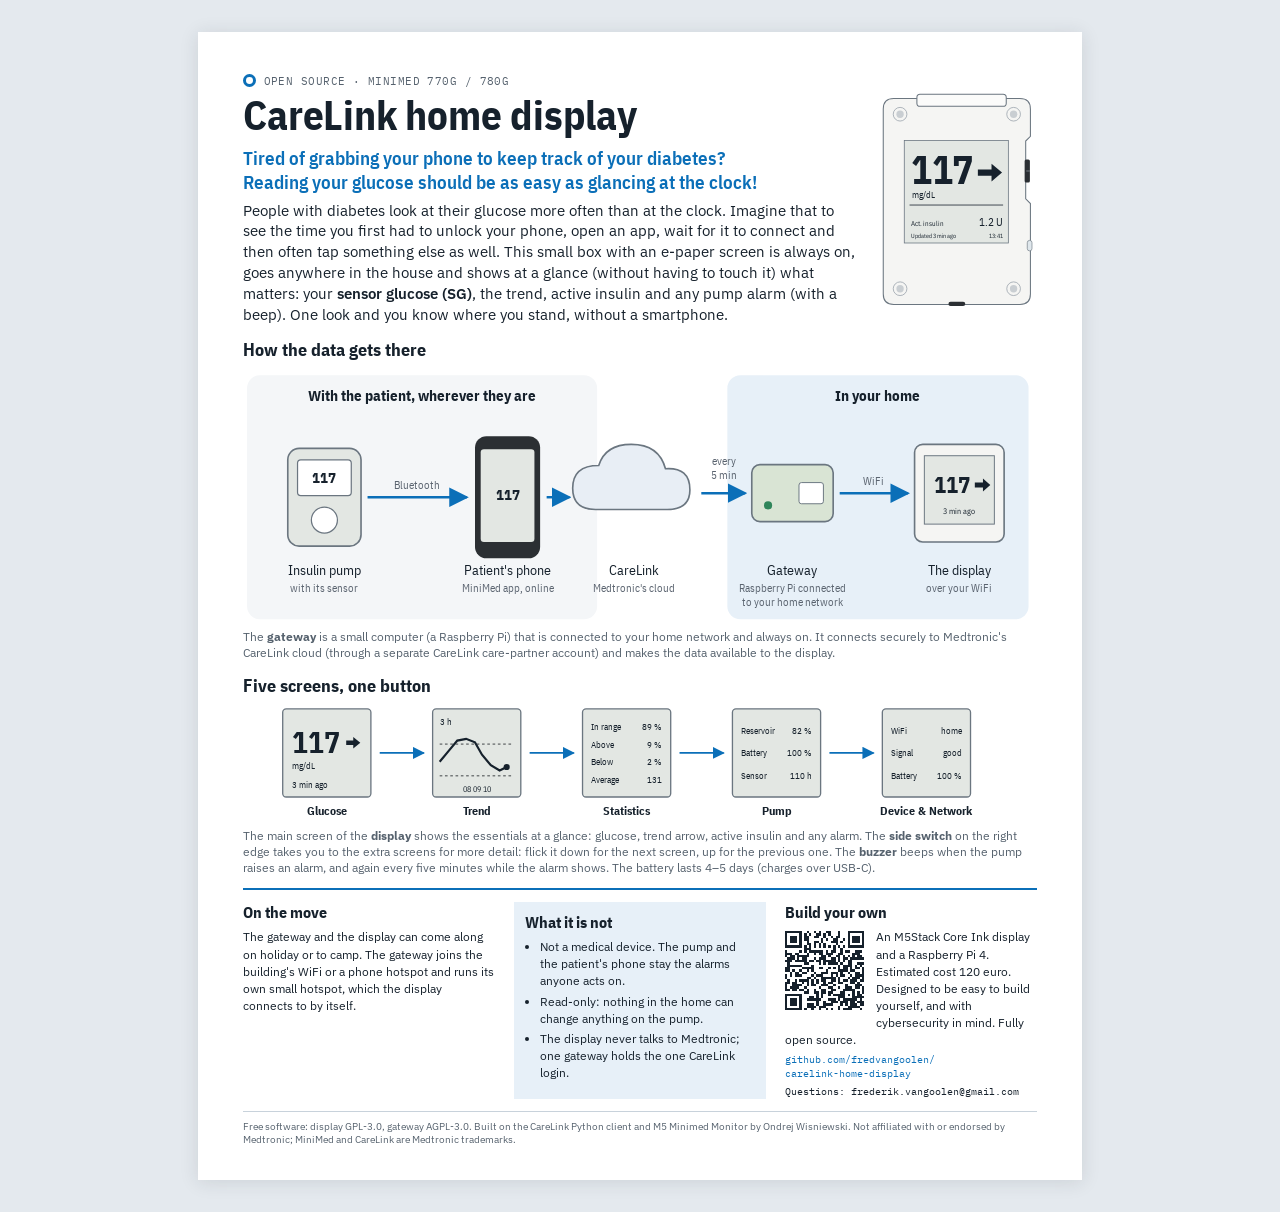
<file: docs/handout/carelink-handout-en.html>
<!doctype html>
<html lang="en">
<head>
<meta charset="utf-8">
<meta name="viewport" content="width=device-width, initial-scale=1">
<title>CareLink Home Display</title>
<link rel="preconnect" href="https://fonts.googleapis.com">
<link rel="stylesheet" href="https://fonts.googleapis.com/css2?family=IBM+Plex+Mono:wght@500&family=IBM+Plex+Sans+Condensed:wght@400;600;700&family=IBM+Plex+Sans:ital,wght@0,400;0,600;1,400&display=swap">
<style>
/* A device datasheet more than a web page: Plex condensed heads, Plex text,
   Plex Mono for labels; one blue, the blue circle's.
   Layout: one A4 sheet, read top to bottom: what it is, how the numbers travel,
   the five screens, then three columns of practicalities. Paper only,
   so one light palette by choice. */
:root {
  --paper: #ffffff;
  --ground: #e4e9ee;      /* around the sheet on screen */
  --ink: #16212c;
  --muted: #56626e;
  --accent: #0b6fb8;      /* the blue of the blue circle, the symbol for diabetes */
  --tint: #e7f0f8;
  --rule: #c8d2db;
  --f-display: "IBM Plex Sans Condensed", "Arial Narrow", Arial, sans-serif;
  --f-body: "IBM Plex Sans", Arial, sans-serif;
  --f-mono: "IBM Plex Mono", "Courier New", monospace;
  color-scheme: light;
}
@page { size: A4; margin: 0; }
body { background: var(--ground); color: var(--ink); font-family: var(--f-body);
       padding-left: max(16px, env(safe-area-inset-left, 0px)); padding-right: max(16px, env(safe-area-inset-right, 0px));
       padding-block: 24px; }
.sheet { background: var(--paper); max-width: 210mm; margin: 0 auto; padding: 11mm 12mm 9mm;
         box-shadow: 0 2px 18px rgb(31 41 51 / .12); display: flex; flex-direction: column; gap: 3.2mm; }
.sheet > * { flex-shrink: 0; }
@media print {
  body { background: var(--paper); padding: 0; }
  .sheet { box-shadow: none; width: 210mm; height: 297mm; max-width: none; overflow: hidden; }
}
h1, h2 { font-family: var(--f-display); margin: 0; text-wrap: balance; }
p { margin: 0; }
svg { display: block; width: 100%; height: auto; }
/* The drawings were measured in Helvetica; the condensed Plex fits their spacing. */
svg text { font-family: var(--f-display); }

header { display: grid; grid-template-columns: 1fr auto; gap: 6mm; align-items: center; }
.eyebrow { font-family: var(--f-mono); font-size: 8.4pt; letter-spacing: .04em; text-transform: uppercase; color: var(--muted);
           display: flex; align-items: center; gap: 2mm; }
.eyebrow::before { content: ""; width: 3.4mm; height: 3.4mm; border-radius: 50%; border: .95mm solid var(--accent); box-sizing: border-box; }
h1 { font-size: 31pt; font-weight: 700; line-height: 1; letter-spacing: -.005em; margin-block: 1.8mm 2.6mm; }
.lede { font-size: 11pt; line-height: 1.42; max-width: 68ch; text-wrap: pretty; }
.lede b { font-weight: 600; }
.hook { font-family: var(--f-display); font-weight: 600; font-size: 14.5pt; line-height: 1.25; color: var(--accent);
        margin-bottom: 1.8mm; text-wrap: balance; }
.clock { width: 30mm; height: auto; }

h2 { font-size: 13.5pt; font-weight: 700; display: flex; align-items: baseline; gap: 2.5mm; flex-wrap: wrap; }
h2 span { font-family: var(--f-mono); font-size: 7.6pt; font-weight: 500; color: var(--muted); }
section { display: flex; flex-direction: column; gap: 1.6mm; min-width: 0; }

.device { display: grid; grid-template-columns: 1fr; gap: 1mm; }
.flow svg { max-width: none; margin-inline: auto; }
header svg.hand { width: 42mm; }
.legend { display: flex; flex-direction: column; gap: 3mm; font-size: 10pt; line-height: 1.38; }
.legend h3 { font-family: var(--f-display); font-size: 11pt; font-weight: 600; margin: 0 0 .6mm; display: flex; gap: 2mm; align-items: center; }
.badge { display: inline-grid; place-items: center; width: 5.2mm; height: 5.2mm; border-radius: 50%;
         background: var(--accent); color: var(--paper); font-family: var(--f-body); font-size: 8.5pt; font-weight: 700; }
.legend ul { margin: 0; padding: 0; list-style: none; display: flex; flex-direction: column; gap: .6mm; }
.legend li::before { content: "\25B8\00a0"; color: var(--accent); }
.screens-note { font-size: 9pt; color: var(--muted); line-height: 1.35; }

.cols { display: grid; grid-template-columns: repeat(3, 1fr); gap: 5mm; border-top: 2.2px solid var(--accent); padding-top: 3.2mm; }
.cols h2 { font-size: 12pt; }
.cols p, .cols li { font-size: 9.3pt; line-height: 1.38; }
.cols ul { margin: 0; padding-left: 4mm; display: flex; flex-direction: column; gap: .8mm; }
.safety { background: var(--tint); padding: 2.6mm 3mm; }
/* text flows round the code; the links go below it, the mail address is too long beside it */
.code svg { float: left; width: 21mm; margin: .8mm 3mm 1mm 0; }
.code .links { clear: left; }
.url span { display: inline-block; }
.url { display: block; margin-top: 1.2mm; font-family: var(--f-mono); font-size: 7.6pt; color: var(--accent); }

.contact { display: block; margin-top: 1.2mm; font-family: var(--f-mono); font-size: 7.6pt; }
footer { margin-top: auto; font-size: 7.4pt; color: var(--muted); line-height: 1.35; border-top: 1px solid var(--rule); padding-top: 2mm; }

@media (max-width: 640px) {
  .sheet { padding: 6mm 5mm; }
  header { grid-template-columns: 1fr; }
  header img { width: 40mm; }
  .cols { grid-template-columns: 1fr; }
}
</style>
<!-- One-page A4 handout. The drawings are copied from docs/img/ (display-controls*.svg,
     manual-how-it-works*.svg) and recoloured to the handout's blue: #c2410c -> #0b6fb8,
     #fdf3ec -> #e7f0f8, #1f2933 -> #16212c. After changing those, copy them in again.
     PDF: google-chrome --headless=new --no-pdf-header-footer \
            --print-to-pdf=carelink-handout-en.pdf carelink-handout-en.html
     Check that it is still one page. -->
</head>
<body>
<article class="sheet">
  <header>
    <div>
      <p class="eyebrow">Open source &middot; MiniMed 770G / 780G</p>
      <h1>CareLink home display</h1>
      <p class="hook">Tired of grabbing your phone to keep track of your diabetes? Reading your glucose should be as easy as glancing at the clock!</p>
      <p class="lede">People with diabetes look at their glucose more often than at the clock. Imagine that to see the
      time you first had to unlock your phone, open an app, wait for it to connect and then often tap something else as well.
      This small box with an e-paper screen is always on, goes anywhere in the house and shows at a glance (without having to
      touch it) what matters: your <b>sensor glucose (SG)</b>, the trend, active insulin and any pump alarm (with a beep).
      One look and you know where you stand, without a smartphone.</p>
    </div>
    <svg class="hand" viewBox="350 102 302 422" role="img" aria-label="The display: an M5Stack Core Ink showing 117 mg/dL, with the side switch on its right edge.">
  

  <defs>
    <marker id="arrow" viewBox="0 0 10 10" refX="9" refY="5" markerWidth="7" markerHeight="7" orient="auto">
      <path d="M0 0 L10 5 L0 10 z" fill="#0b6fb8"/>
    </marker>
    <g id="mini">
      <rect width="100" height="100" rx="4" fill="#e3e7e3" stroke="#6b7680" stroke-width="1.5"/>
    </g>
  </defs>

  <rect width="1000" height="820" fill="#ffffff"/>

  <!-- ============================================================ device -->
  <!-- body, with the recess on the right that holds the switch (from level
       with the screen's top to about its middle): the wheel stays inside the
       body's outline. The power button sits lower, level with the screen's
       bottom edge -->
  <path d="M380 120 H620 Q640 120 640 140 V192 L631 201 V311 L640 320 V492
           Q640 512 620 512 H380 Q360 512 360 492 V140 Q360 120 380 120 Z"
        fill="#f5f5f3" stroke="#6b7680" stroke-width="2"/>
  <!-- top button -->
  <rect x="424" y="112" width="170" height="23" rx="6" fill="#fbfbfa" stroke="#6b7680" stroke-width="2"/>
  <!-- mounting holes -->
  <g fill="#f5f5f3" stroke="#9aa3ab" stroke-width="1.5">
    <circle cx="392" cy="150" r="13"/><circle cx="608" cy="150" r="13"/>
    <circle cx="392" cy="482" r="13"/><circle cx="608" cy="482" r="13"/>
  </g>
  <g fill="#c9ced2">
    <circle cx="392" cy="150" r="7"/><circle cx="608" cy="150" r="7"/>
    <circle cx="392" cy="482" r="7"/><circle cx="608" cy="482" r="7"/>
  </g>
  <!-- side switch and power button -->
  <rect x="629" y="236" width="10" height="44" rx="3" fill="#2b2f33"/>
  <path d="M632 258 H639" stroke="#8a939b" stroke-width="1.5"/>
  <rect x="634" y="390" width="9" height="20" rx="4.5" fill="#dfe7ec" stroke="#6b7680" stroke-width="1.2"/>
  <!-- USB-C socket on the underside -->
  <rect x="484" y="507" width="32" height="8" rx="4" fill="#2b2f33"/>

  <!-- screen -->
  <rect x="400" y="200" width="198" height="195" fill="#e3e7e3" stroke="#6b7680" stroke-width="1.5"/>
  <g fill="#16212c">
    <text x="412" y="282" font-size="76" font-weight="bold" letter-spacing="-2">117</text>
    <path d="M540 255 h26 v-11 l20 17 l-20 17 v-11 h-26 z"/>
    <text x="414" y="310" font-size="17">mg/dL</text>
    <rect x="410" y="322" width="178" height="1.5"/>
    <text x="412" y="362" font-size="13">Act. insulin</text>
    <text x="588" y="362" font-size="20" text-anchor="end">1.2 U</text>
    <text x="412" y="385" font-size="11.5">Updated 3 min ago</text>
    <text x="588" y="385" font-size="11.5" text-anchor="end">13:41</text>
  </g>

  <!-- ============================================== markers on the drawing -->
  <g stroke="#0b6fb8" stroke-width="1.5" fill="none">
    
    
    
    
    
  </g>
  
  <g font-size="13" font-weight="bold" text-anchor="middle">
    <g fill="#0b6fb8">
      
      
      
    </g>
    <g fill="#ffffff">
      
      
      
    </g>
  </g>

  <!-- ===================================================== the five screens -->
  <rect x="30" y="612" width="940" height="1" fill="#d5dade"/>
  <text x="30" y="642" font-size="16" font-weight="bold" fill="#16212c">The five screens, in the order the side switch steps through them</text>

  <g font-size="10.5" fill="#16212c">
    <g transform="translate(105 662)">
      <use href="#mini"/>
      <text x="10" y="50" font-size="34" font-weight="bold">117</text>
      <path d="M72 36 h8 v-4 l8 6.500 l-8 6.500 v-4 h-8 z"/>
      <text x="10" y="68">mg/dL</text>
      <text x="10" y="90">3 min ago</text>
    </g>
    <g transform="translate(275 662)">
      <use href="#mini"/>
      <text x="8" y="18">3 h</text>
      <path d="M8 40 H92 M8 76 H92" stroke="#2b2f33" stroke-width="1" stroke-dasharray="3 3"/>
      <polyline points="8,60 18,48 28,36 38,34 48,38 56,52 66,64 76,70 84,66" fill="none" stroke="#16212c" stroke-width="2.5"/>
      <circle cx="84" cy="66" r="3.5" fill="#16212c"/>
      <text x="50" y="94" text-anchor="middle" font-size="9">08   09   10</text>
    </g>
    <g transform="translate(445 662)">
      <use href="#mini"/>
      <text x="10" y="24">In range</text><text x="90" y="24" text-anchor="end">89 %</text>
      <text x="10" y="44">Above</text><text x="90" y="44" text-anchor="end">9 %</text>
      <text x="10" y="64">Below</text><text x="90" y="64" text-anchor="end">2 %</text>
      <text x="10" y="84">Average</text><text x="90" y="84" text-anchor="end">131</text>
    </g>
    <g transform="translate(615 662)">
      <use href="#mini"/>
      <text x="10" y="28">Reservoir</text><text x="90" y="28" text-anchor="end">82 %</text>
      <text x="10" y="54">Battery</text><text x="90" y="54" text-anchor="end">100 %</text>
      <text x="10" y="80">Sensor</text><text x="90" y="80" text-anchor="end">110 h</text>
    </g>
    <g transform="translate(785 662)">
      <use href="#mini"/>
      <text x="10" y="28">WiFi</text><text x="90" y="28" text-anchor="end">home</text>
      <text x="10" y="54">Signal</text><text x="90" y="54" text-anchor="end">good</text>
      <text x="10" y="80">Battery</text><text x="90" y="80" text-anchor="end">100 %</text>
    </g>
  </g>

  <g stroke="#0b6fb8" stroke-width="2" fill="none" marker-end="url(#arrow)">
    <path d="M215 712 H265"/><path d="M385 712 H435"/><path d="M555 712 H605"/><path d="M725 712 H775"/>
  </g>

  <g font-size="13.5" font-weight="bold" fill="#16212c" text-anchor="middle">
    <text x="155" y="782">Glucose</text>
    <text x="325" y="782">Trend</text>
    <text x="495" y="782">Statistics</text>
    <text x="665" y="782">Pump</text>
    <text x="835" y="782">Device &amp; Network</text>
  </g>
  <text x="500" y="806" font-size="12.5" fill="#4b5560" text-anchor="middle">Flick down follows the arrows, flick up goes back; after the last screen comes the first. At the next reading the display returns to Glucose by itself.</text>
</svg>
  </header>

  <section class="flow">
    <h2>How the data gets there</h2>
    <svg viewBox="15 30 975 315" role="img" aria-label="The pump sends its readings by Bluetooth to the patient's phone, the phone to Medtronic's CareLink, and a Raspberry Pi in the home fetches them every five minutes and passes them to the display over WiFi.">
  

  <defs>
    <marker id="hw-a" viewBox="0 0 10 10" refX="9" refY="5" markerWidth="8" markerHeight="8" orient="auto">
      <path d="M0 0 L10 5 L0 10 z" fill="#0b6fb8"/>
    </marker>
  </defs>

  <rect width="1000" height="400" fill="#ffffff"/>

  <!-- two zones -->
  <rect x="20" y="40" width="430" height="300" rx="16" fill="#f4f6f8"/>
  <text x="235" y="72" font-size="18" font-weight="bold" fill="#16212c" text-anchor="middle">With the patient, wherever they are</text>
  <rect x="610" y="40" width="370" height="300" rx="16" fill="#e7f0f8"/>
  <text x="795" y="72" font-size="18" font-weight="bold" fill="#16212c" text-anchor="middle">In your home</text>

  <!-- pump -->
  <g transform="translate(70 130)">
    <rect x="0" y="0" width="90" height="120" rx="14" fill="#e3e7e3" stroke="#6b7680" stroke-width="2"/>
    <rect x="12" y="14" width="66" height="44" rx="4" fill="#ffffff" stroke="#6b7680" stroke-width="1.5"/>
    <text x="45" y="43" font-size="18" font-weight="bold" fill="#16212c" text-anchor="middle">117</text>
    <circle cx="45" cy="88" r="16" fill="#ffffff" stroke="#6b7680" stroke-width="1.5"/>
  </g>
  <text x="115" y="285" font-size="17" fill="#16212c" text-anchor="middle">Insulin pump</text>
  <text x="115" y="306" font-size="14" fill="#5b6470" text-anchor="middle">with its sensor</text>

  <!-- phone -->
  <g transform="translate(300 115)">
    <rect x="0" y="0" width="80" height="150" rx="14" fill="#2b2f33"/>
    <rect x="7" y="16" width="66" height="114" rx="4" fill="#e3e7e3"/>
    <text x="40" y="78" font-size="18" font-weight="bold" fill="#16212c" text-anchor="middle">117</text>
  </g>
  <text x="340" y="285" font-size="17" fill="#16212c" text-anchor="middle">Patient's phone</text>
  <text x="340" y="306" font-size="14" fill="#5b6470" text-anchor="middle">MiniMed app, online</text>

  <path d="M168 190 H290" stroke="#0b6fb8" stroke-width="3" fill="none" marker-end="url(#hw-a)"/>
  <text x="229" y="180" font-size="14" fill="#5b6470" text-anchor="middle">Bluetooth</text>

  <!-- cloud -->
  <path transform="translate(-30 0)" d="M478 205 q-28 0 -28 -26 q0 -28 32 -28 q8 -26 40 -26 q34 0 42 30 q30 -2 30 26 q0 24 -28 24 z"
        fill="#e8eef5" stroke="#6b7680" stroke-width="2"/>
  <text x="495" y="285" font-size="17" fill="#16212c" text-anchor="middle">CareLink</text>
  <text x="495" y="306" font-size="14" fill="#5b6470" text-anchor="middle">Medtronic's cloud</text>

  <path d="M388 190 H416" stroke="#0b6fb8" stroke-width="3" fill="none" marker-end="url(#hw-a)"/>

  <!-- Pi -->
  <g transform="translate(640 150)">
    <rect x="0" y="0" width="100" height="70" rx="10" fill="#d9e4d4" stroke="#6b7680" stroke-width="2"/>
    <circle cx="20" cy="50" r="5" fill="#2f855a"/>
    <rect x="58" y="22" width="30" height="26" rx="3" fill="#ffffff" stroke="#6b7680" stroke-width="1.2"/>
  </g>
  <text x="690" y="285" font-size="17" fill="#16212c" text-anchor="middle">Gateway</text>
  <text x="690" y="306" font-size="14" fill="#5b6470" text-anchor="middle">Raspberry Pi connected</text>
  <text x="690" y="324" font-size="14" fill="#5b6470" text-anchor="middle">to your home network</text>

  <path d="M578 185 H632" stroke="#0b6fb8" stroke-width="3" fill="none" marker-end="url(#hw-a)"/>
  <text x="606" y="151" font-size="13" fill="#5b6470" text-anchor="middle">every</text>
  <text x="606" y="167" font-size="13" fill="#5b6470" text-anchor="middle">5 min</text>

  <!-- display -->
  <g transform="translate(840 125)">
    <rect x="0" y="0" width="110" height="120" rx="10" fill="#f5f5f3" stroke="#6b7680" stroke-width="2"/>
    <rect x="12" y="14" width="86" height="84" fill="#e3e7e3" stroke="#6b7680" stroke-width="1.2"/>
    <text x="46" y="60" font-size="28" font-weight="bold" fill="#16212c" text-anchor="middle">117</text>
    <path d="M74 47 h10 v-5 l9 8 l-9 8 v-5 h-10 z" fill="#16212c"/>
    <text x="55" y="86" font-size="10" fill="#16212c" text-anchor="middle">3 min ago</text>
  </g>
  <text x="895" y="285" font-size="17" fill="#16212c" text-anchor="middle">The display</text>
  <text x="895" y="306" font-size="14" fill="#5b6470" text-anchor="middle">over your WiFi</text>

  <path d="M748 185 H832" stroke="#0b6fb8" stroke-width="3" fill="none" marker-end="url(#hw-a)"/>
  <text x="790" y="175" font-size="14" fill="#5b6470" text-anchor="middle">WiFi</text>

</svg>
    <p class="screens-note">The <b>gateway</b> is a small computer (a Raspberry Pi) that is connected to your home network and always on. It connects securely to Medtronic's CareLink cloud (through a separate CareLink care-partner account) and makes the data available to the display.</p>
  </section>

  <section class="device">
    <h2>Five screens, one button</h2>
    <svg viewBox="60 652 900 140" role="img" aria-label="Its five screens: Glucose, Trend over the last three hours, Statistics for 24 hours, Pump, and Device and Network.">
  

  <defs>
    <marker id="arrow" viewBox="0 0 10 10" refX="9" refY="5" markerWidth="7" markerHeight="7" orient="auto">
      <path d="M0 0 L10 5 L0 10 z" fill="#0b6fb8"/>
    </marker>
    <g id="mini">
      <rect width="100" height="100" rx="4" fill="#e3e7e3" stroke="#6b7680" stroke-width="1.5"/>
    </g>
  </defs>

  <rect width="1000" height="820" fill="#ffffff"/>

  <!-- ============================================================ device -->
  <!-- body, with the recess on the right that holds the switch (from level
       with the screen's top to about its middle): the wheel stays inside the
       body's outline. The power button sits lower, level with the screen's
       bottom edge -->
  <path d="M380 120 H620 Q640 120 640 140 V192 L631 201 V311 L640 320 V492
           Q640 512 620 512 H380 Q360 512 360 492 V140 Q360 120 380 120 Z"
        fill="#f5f5f3" stroke="#6b7680" stroke-width="2"/>
  <!-- top button -->
  <rect x="424" y="112" width="170" height="23" rx="6" fill="#fbfbfa" stroke="#6b7680" stroke-width="2"/>
  <!-- mounting holes -->
  <g fill="#f5f5f3" stroke="#9aa3ab" stroke-width="1.5">
    <circle cx="392" cy="150" r="13"/><circle cx="608" cy="150" r="13"/>
    <circle cx="392" cy="482" r="13"/><circle cx="608" cy="482" r="13"/>
  </g>
  <g fill="#c9ced2">
    <circle cx="392" cy="150" r="7"/><circle cx="608" cy="150" r="7"/>
    <circle cx="392" cy="482" r="7"/><circle cx="608" cy="482" r="7"/>
  </g>
  <!-- side switch and power button -->
  <rect x="629" y="236" width="10" height="44" rx="3" fill="#2b2f33"/>
  <path d="M632 258 H639" stroke="#8a939b" stroke-width="1.5"/>
  <rect x="634" y="390" width="9" height="20" rx="4.5" fill="#dfe7ec" stroke="#6b7680" stroke-width="1.2"/>
  <!-- USB-C socket on the underside -->
  <rect x="484" y="507" width="32" height="8" rx="4" fill="#2b2f33"/>

  <!-- screen -->
  <rect x="400" y="200" width="198" height="195" fill="#e3e7e3" stroke="#6b7680" stroke-width="1.5"/>
  <g fill="#16212c">
    <text x="412" y="282" font-size="76" font-weight="bold" letter-spacing="-2">117</text>
    <path d="M540 255 h26 v-11 l20 17 l-20 17 v-11 h-26 z"/>
    <text x="414" y="310" font-size="17">mg/dL</text>
    <rect x="410" y="322" width="178" height="1.5"/>
    <text x="412" y="362" font-size="13">Act. insulin</text>
    <text x="588" y="362" font-size="20" text-anchor="end">1.2 U</text>
    <text x="412" y="385" font-size="11.5">Updated 3 min ago</text>
    <text x="588" y="385" font-size="11.5" text-anchor="end">13:41</text>
  </g>

  <!-- ============================================== markers on the drawing -->
  <g stroke="#0b6fb8" stroke-width="1.5" fill="none">
    <path d="M643 258 H661"/>
    <path d="M645 400 H661"/>
    
    
    
  </g>
  
  <g font-size="13" font-weight="bold" text-anchor="middle">
    <g fill="#0b6fb8">
      <circle cx="672" cy="258" r="11"/><circle cx="672" cy="400" r="11"/>
      
      
    </g>
    <g fill="#ffffff">
      <text x="672" y="262.5">1</text><text x="672" y="404.5">2</text>
      
      
    </g>
  </g>

  <!-- ====================================================== legend, right -->
  <g fill="#16212c" font-size="13.5">
    <circle cx="726" cy="145" r="11" fill="#0b6fb8"/>
    <text x="726" y="149.500" font-size="13" font-weight="bold" fill="#ffffff" text-anchor="middle">1</text>
    <text x="746" y="150" font-size="16" font-weight="bold">Side switch</text>
    <text x="746" y="172" fill="#4b5560">The only control you need.</text>
    <path d="M748 188 h10 l-5 8 z" fill="#0b6fb8"/>
    <text x="766" y="197"><tspan font-weight="bold">Flick down:</tspan> next screen</text>
    <path d="M748 218 h10 l-5 -8 z" fill="#0b6fb8"/>
    <text x="766" y="219"><tspan font-weight="bold">Flick up:</tspan> previous screen</text>
    <circle cx="753" cy="236" r="4.5" fill="#0b6fb8"/>
    <text x="766" y="241"><tspan font-weight="bold">Press in:</tspan> not for daily use</text>

    <circle cx="726" cy="295" r="11" fill="#0b6fb8"/>
    <text x="726" y="299.500" font-size="13" font-weight="bold" fill="#ffffff" text-anchor="middle">2</text>
    <text x="746" y="300" font-size="16" font-weight="bold">Power button</text>
    <text x="746" y="322" fill="#4b5560">Starts the display again after it</text>
    <text x="746" y="340" fill="#4b5560">was stopped with the reset button</text>
    <text x="746" y="358" fill="#4b5560">or has switched off: press briefly.</text>
  </g>

  <!-- ======================================================= legend, left -->
  <g fill="#16212c" font-size="13.5">
    <circle cx="41" cy="95" r="11" fill="#0b6fb8"/>
    <text x="41" y="99.500" font-size="13" font-weight="bold" fill="#ffffff" text-anchor="middle">3</text>
    <text x="61" y="100" font-size="16" font-weight="bold">Top button</text>
    <text x="61" y="122" fill="#4b5560">Not used.</text>

    <circle cx="41" cy="175" r="11" fill="#0b6fb8"/>
    <text x="41" y="179.500" font-size="13" font-weight="bold" fill="#ffffff" text-anchor="middle">4</text>
    <text x="61" y="180" font-size="16" font-weight="bold">Screen</text>
    <text x="61" y="202" fill="#4b5560">Keeps its last picture even with</text>
    <text x="61" y="220" fill="#4b5560">no power. Look at the time on it:</text>
    <text x="61" y="238" fill="#4b5560">it should be a few minutes old.</text>

    <circle cx="41" cy="291" r="11" fill="#0b6fb8"/>
    <text x="41" y="295.500" font-size="13" font-weight="bold" fill="#ffffff" text-anchor="middle">5</text>
    <text x="61" y="296" font-size="16" font-weight="bold">USB-C socket</text>
    <text x="61" y="318" fill="#4b5560">On the underside. Power: use the</text>
    <text x="61" y="336" fill="#4b5560">adapter, not a computer's USB port.</text>

    <circle cx="41" cy="389" r="11" fill="#0b6fb8"/>
    <text x="41" y="393.500" font-size="13" font-weight="bold" fill="#ffffff" text-anchor="middle">6</text>
    <text x="61" y="394" font-size="16" font-weight="bold">Reset button</text>
    <text x="61" y="416" fill="#4b5560">A small button on the back. It</text>
    <text x="61" y="434" fill="#4b5560">stops the display. On the cable it</text>
    <text x="61" y="452" fill="#4b5560">starts again by itself; without</text>
    <text x="61" y="470" fill="#4b5560">the cable, button 2 starts it again.</text>
  </g>
  <!-- small back view -->
  <g>
    <rect x="62" y="488" width="60" height="84" rx="6" fill="#f5f5f3" stroke="#6b7680" stroke-width="1.5"/>
    <circle cx="92" cy="552" r="4" fill="#2b2f33"/>
    <path d="M97 552 H137" stroke="#0b6fb8" stroke-width="1.5"/>
    <circle cx="148" cy="552" r="11" fill="#0b6fb8"/>
    <text x="148" y="556.500" font-size="13" font-weight="bold" fill="#ffffff" text-anchor="middle">6</text>
    <text x="92" y="590" font-size="12" fill="#4b5560" text-anchor="middle">back</text>
  </g>

  <!-- ===================================================== the five screens -->
  <rect x="30" y="612" width="940" height="1" fill="#d5dade"/>
  <text x="30" y="642" font-size="16" font-weight="bold" fill="#16212c">The five screens, in the order the side switch steps through them</text>

  <g font-size="10.5" fill="#16212c">
    <g transform="translate(105 662)">
      <use href="#mini"/>
      <text x="10" y="50" font-size="34" font-weight="bold">117</text>
      <path d="M72 36 h8 v-4 l8 6.500 l-8 6.500 v-4 h-8 z"/>
      <text x="10" y="68">mg/dL</text>
      <text x="10" y="90">3 min ago</text>
    </g>
    <g transform="translate(275 662)">
      <use href="#mini"/>
      <text x="8" y="18">3 h</text>
      <path d="M8 40 H92 M8 76 H92" stroke="#2b2f33" stroke-width="1" stroke-dasharray="3 3"/>
      <polyline points="8,60 18,48 28,36 38,34 48,38 56,52 66,64 76,70 84,66" fill="none" stroke="#16212c" stroke-width="2.5"/>
      <circle cx="84" cy="66" r="3.5" fill="#16212c"/>
      <text x="50" y="94" text-anchor="middle" font-size="9">08   09   10</text>
    </g>
    <g transform="translate(445 662)">
      <use href="#mini"/>
      <text x="10" y="24">In range</text><text x="90" y="24" text-anchor="end">89 %</text>
      <text x="10" y="44">Above</text><text x="90" y="44" text-anchor="end">9 %</text>
      <text x="10" y="64">Below</text><text x="90" y="64" text-anchor="end">2 %</text>
      <text x="10" y="84">Average</text><text x="90" y="84" text-anchor="end">131</text>
    </g>
    <g transform="translate(615 662)">
      <use href="#mini"/>
      <text x="10" y="28">Reservoir</text><text x="90" y="28" text-anchor="end">82 %</text>
      <text x="10" y="54">Battery</text><text x="90" y="54" text-anchor="end">100 %</text>
      <text x="10" y="80">Sensor</text><text x="90" y="80" text-anchor="end">110 h</text>
    </g>
    <g transform="translate(785 662)">
      <use href="#mini"/>
      <text x="10" y="28">WiFi</text><text x="90" y="28" text-anchor="end">home</text>
      <text x="10" y="54">Signal</text><text x="90" y="54" text-anchor="end">good</text>
      <text x="10" y="80">Battery</text><text x="90" y="80" text-anchor="end">100 %</text>
    </g>
  </g>

  <g stroke="#0b6fb8" stroke-width="2" fill="none" marker-end="url(#arrow)">
    <path d="M215 712 H265"/><path d="M385 712 H435"/><path d="M555 712 H605"/><path d="M725 712 H775"/>
  </g>

  <g font-size="13.5" font-weight="bold" fill="#16212c" text-anchor="middle">
    <text x="155" y="782">Glucose</text>
    <text x="325" y="782">Trend</text>
    <text x="495" y="782">Statistics</text>
    <text x="665" y="782">Pump</text>
    <text x="835" y="782">Device &amp; Network</text>
  </g>
  <text x="500" y="806" font-size="12.5" fill="#4b5560" text-anchor="middle">Flick down follows the arrows, flick up goes back; after the last screen comes the first. At the next reading the display returns to Glucose by itself.</text>
</svg>
    <p class="screens-note">The main screen of the <b>display</b> shows the essentials at a glance: glucose, trend arrow, active insulin and any alarm. The <b>side switch</b> on the right edge takes you to the extra screens for more detail: flick it down for the next screen, up for the previous one.
    The <b>buzzer</b> beeps when the pump raises an alarm, and again every five minutes while the alarm shows. The battery lasts 4&ndash;5 days (charges over USB-C).</p>
  </section>

  <div class="cols">
    <section>
      <h2>On the move</h2>
      <p>The gateway and the display can come along on holiday or to camp. The gateway joins the building's WiFi or a phone
      hotspot and runs its own small hotspot, which the display connects to by itself.</p>
    </section>
    <section class="safety">
      <h2>What it is not</h2>
      <ul>
        <li>Not a medical device. The pump and the patient's phone stay the alarms anyone acts on.</li>
        <li>Read-only: nothing in the home can change anything on the pump.</li>
        <li>The display never talks to Medtronic; one gateway holds the one CareLink login.</li>
      </ul>
    </section>
    <section>
      <h2>Build your own</h2>
      <div class="code"><svg viewBox="0 0 33 33" role="img" aria-label="QR code to the repository on GitHub" shape-rendering="crispEdges"><path d="M0 0h1v1h-1zM1 0h1v1h-1zM2 0h1v1h-1zM3 0h1v1h-1zM4 0h1v1h-1zM5 0h1v1h-1zM6 0h1v1h-1zM9 0h1v1h-1zM12 0h1v1h-1zM14 0h1v1h-1zM17 0h1v1h-1zM18 0h1v1h-1zM22 0h1v1h-1zM26 0h1v1h-1zM27 0h1v1h-1zM28 0h1v1h-1zM29 0h1v1h-1zM30 0h1v1h-1zM31 0h1v1h-1zM32 0h1v1h-1zM0 1h1v1h-1zM6 1h1v1h-1zM8 1h1v1h-1zM10 1h1v1h-1zM13 1h1v1h-1zM14 1h1v1h-1zM16 1h1v1h-1zM18 1h1v1h-1zM22 1h1v1h-1zM26 1h1v1h-1zM32 1h1v1h-1zM0 2h1v1h-1zM2 2h1v1h-1zM3 2h1v1h-1zM4 2h1v1h-1zM6 2h1v1h-1zM8 2h1v1h-1zM9 2h1v1h-1zM12 2h1v1h-1zM13 2h1v1h-1zM16 2h1v1h-1zM19 2h1v1h-1zM21 2h1v1h-1zM22 2h1v1h-1zM26 2h1v1h-1zM28 2h1v1h-1zM29 2h1v1h-1zM30 2h1v1h-1zM32 2h1v1h-1zM0 3h1v1h-1zM2 3h1v1h-1zM3 3h1v1h-1zM4 3h1v1h-1zM6 3h1v1h-1zM8 3h1v1h-1zM9 3h1v1h-1zM15 3h1v1h-1zM17 3h1v1h-1zM20 3h1v1h-1zM21 3h1v1h-1zM24 3h1v1h-1zM26 3h1v1h-1zM28 3h1v1h-1zM29 3h1v1h-1zM30 3h1v1h-1zM32 3h1v1h-1zM0 4h1v1h-1zM2 4h1v1h-1zM3 4h1v1h-1zM4 4h1v1h-1zM6 4h1v1h-1zM9 4h1v1h-1zM12 4h1v1h-1zM13 4h1v1h-1zM15 4h1v1h-1zM19 4h1v1h-1zM20 4h1v1h-1zM21 4h1v1h-1zM23 4h1v1h-1zM26 4h1v1h-1zM28 4h1v1h-1zM29 4h1v1h-1zM30 4h1v1h-1zM32 4h1v1h-1zM0 5h1v1h-1zM6 5h1v1h-1zM9 5h1v1h-1zM10 5h1v1h-1zM12 5h1v1h-1zM14 5h1v1h-1zM16 5h1v1h-1zM21 5h1v1h-1zM26 5h1v1h-1zM32 5h1v1h-1zM0 6h1v1h-1zM1 6h1v1h-1zM2 6h1v1h-1zM3 6h1v1h-1zM4 6h1v1h-1zM5 6h1v1h-1zM6 6h1v1h-1zM8 6h1v1h-1zM10 6h1v1h-1zM12 6h1v1h-1zM14 6h1v1h-1zM16 6h1v1h-1zM18 6h1v1h-1zM20 6h1v1h-1zM22 6h1v1h-1zM24 6h1v1h-1zM26 6h1v1h-1zM27 6h1v1h-1zM28 6h1v1h-1zM29 6h1v1h-1zM30 6h1v1h-1zM31 6h1v1h-1zM32 6h1v1h-1zM8 7h1v1h-1zM9 7h1v1h-1zM10 7h1v1h-1zM20 7h1v1h-1zM23 7h1v1h-1zM0 8h1v1h-1zM6 8h1v1h-1zM8 8h1v1h-1zM10 8h1v1h-1zM11 8h1v1h-1zM12 8h1v1h-1zM13 8h1v1h-1zM14 8h1v1h-1zM15 8h1v1h-1zM17 8h1v1h-1zM19 8h1v1h-1zM20 8h1v1h-1zM23 8h1v1h-1zM25 8h1v1h-1zM26 8h1v1h-1zM29 8h1v1h-1zM30 8h1v1h-1zM31 8h1v1h-1zM0 9h1v1h-1zM1 9h1v1h-1zM2 9h1v1h-1zM4 9h1v1h-1zM5 9h1v1h-1zM9 9h1v1h-1zM12 9h1v1h-1zM14 9h1v1h-1zM15 9h1v1h-1zM17 9h1v1h-1zM18 9h1v1h-1zM19 9h1v1h-1zM22 9h1v1h-1zM23 9h1v1h-1zM28 9h1v1h-1zM29 9h1v1h-1zM30 9h1v1h-1zM0 10h1v1h-1zM2 10h1v1h-1zM3 10h1v1h-1zM5 10h1v1h-1zM6 10h1v1h-1zM7 10h1v1h-1zM8 10h1v1h-1zM9 10h1v1h-1zM15 10h1v1h-1zM16 10h1v1h-1zM18 10h1v1h-1zM21 10h1v1h-1zM22 10h1v1h-1zM24 10h1v1h-1zM26 10h1v1h-1zM28 10h1v1h-1zM30 10h1v1h-1zM31 10h1v1h-1zM1 11h1v1h-1zM2 11h1v1h-1zM3 11h1v1h-1zM5 11h1v1h-1zM7 11h1v1h-1zM8 11h1v1h-1zM12 11h1v1h-1zM14 11h1v1h-1zM15 11h1v1h-1zM16 11h1v1h-1zM19 11h1v1h-1zM20 11h1v1h-1zM22 11h1v1h-1zM24 11h1v1h-1zM25 11h1v1h-1zM27 11h1v1h-1zM28 11h1v1h-1zM29 11h1v1h-1zM30 11h1v1h-1zM31 11h1v1h-1zM32 11h1v1h-1zM0 12h1v1h-1zM1 12h1v1h-1zM2 12h1v1h-1zM4 12h1v1h-1zM5 12h1v1h-1zM6 12h1v1h-1zM7 12h1v1h-1zM8 12h1v1h-1zM10 12h1v1h-1zM11 12h1v1h-1zM13 12h1v1h-1zM14 12h1v1h-1zM16 12h1v1h-1zM17 12h1v1h-1zM18 12h1v1h-1zM19 12h1v1h-1zM20 12h1v1h-1zM22 12h1v1h-1zM24 12h1v1h-1zM26 12h1v1h-1zM27 12h1v1h-1zM1 13h1v1h-1zM8 13h1v1h-1zM9 13h1v1h-1zM14 13h1v1h-1zM16 13h1v1h-1zM18 13h1v1h-1zM19 13h1v1h-1zM20 13h1v1h-1zM21 13h1v1h-1zM23 13h1v1h-1zM26 13h1v1h-1zM27 13h1v1h-1zM30 13h1v1h-1zM31 13h1v1h-1zM32 13h1v1h-1zM1 14h1v1h-1zM2 14h1v1h-1zM3 14h1v1h-1zM4 14h1v1h-1zM5 14h1v1h-1zM6 14h1v1h-1zM11 14h1v1h-1zM22 14h1v1h-1zM24 14h1v1h-1zM25 14h1v1h-1zM26 14h1v1h-1zM27 14h1v1h-1zM29 14h1v1h-1zM31 14h1v1h-1zM0 15h1v1h-1zM1 15h1v1h-1zM7 15h1v1h-1zM8 15h1v1h-1zM9 15h1v1h-1zM10 15h1v1h-1zM11 15h1v1h-1zM14 15h1v1h-1zM15 15h1v1h-1zM18 15h1v1h-1zM20 15h1v1h-1zM22 15h1v1h-1zM24 15h1v1h-1zM25 15h1v1h-1zM27 15h1v1h-1zM29 15h1v1h-1zM30 15h1v1h-1zM32 15h1v1h-1zM0 16h1v1h-1zM1 16h1v1h-1zM3 16h1v1h-1zM6 16h1v1h-1zM9 16h1v1h-1zM11 16h1v1h-1zM17 16h1v1h-1zM22 16h1v1h-1zM23 16h1v1h-1zM24 16h1v1h-1zM25 16h1v1h-1zM27 16h1v1h-1zM28 16h1v1h-1zM32 16h1v1h-1zM2 17h1v1h-1zM4 17h1v1h-1zM5 17h1v1h-1zM7 17h1v1h-1zM8 17h1v1h-1zM12 17h1v1h-1zM15 17h1v1h-1zM16 17h1v1h-1zM17 17h1v1h-1zM19 17h1v1h-1zM20 17h1v1h-1zM21 17h1v1h-1zM23 17h1v1h-1zM26 17h1v1h-1zM29 17h1v1h-1zM30 17h1v1h-1zM32 17h1v1h-1zM0 18h1v1h-1zM2 18h1v1h-1zM4 18h1v1h-1zM5 18h1v1h-1zM6 18h1v1h-1zM11 18h1v1h-1zM13 18h1v1h-1zM14 18h1v1h-1zM15 18h1v1h-1zM19 18h1v1h-1zM21 18h1v1h-1zM23 18h1v1h-1zM24 18h1v1h-1zM27 18h1v1h-1zM29 18h1v1h-1zM30 18h1v1h-1zM31 18h1v1h-1zM32 18h1v1h-1zM0 19h1v1h-1zM9 19h1v1h-1zM10 19h1v1h-1zM12 19h1v1h-1zM15 19h1v1h-1zM16 19h1v1h-1zM17 19h1v1h-1zM18 19h1v1h-1zM19 19h1v1h-1zM20 19h1v1h-1zM22 19h1v1h-1zM26 19h1v1h-1zM28 19h1v1h-1zM29 19h1v1h-1zM30 19h1v1h-1zM32 19h1v1h-1zM1 20h1v1h-1zM4 20h1v1h-1zM6 20h1v1h-1zM7 20h1v1h-1zM8 20h1v1h-1zM9 20h1v1h-1zM11 20h1v1h-1zM13 20h1v1h-1zM15 20h1v1h-1zM16 20h1v1h-1zM19 20h1v1h-1zM20 20h1v1h-1zM22 20h1v1h-1zM24 20h1v1h-1zM25 20h1v1h-1zM27 20h1v1h-1zM28 20h1v1h-1zM29 20h1v1h-1zM31 20h1v1h-1zM32 20h1v1h-1zM0 21h1v1h-1zM1 21h1v1h-1zM3 21h1v1h-1zM4 21h1v1h-1zM7 21h1v1h-1zM9 21h1v1h-1zM11 21h1v1h-1zM13 21h1v1h-1zM16 21h1v1h-1zM18 21h1v1h-1zM19 21h1v1h-1zM22 21h1v1h-1zM23 21h1v1h-1zM27 21h1v1h-1zM28 21h1v1h-1zM30 21h1v1h-1zM0 22h1v1h-1zM3 22h1v1h-1zM4 22h1v1h-1zM5 22h1v1h-1zM6 22h1v1h-1zM9 22h1v1h-1zM11 22h1v1h-1zM12 22h1v1h-1zM15 22h1v1h-1zM16 22h1v1h-1zM17 22h1v1h-1zM20 22h1v1h-1zM25 22h1v1h-1zM29 22h1v1h-1zM30 22h1v1h-1zM31 22h1v1h-1zM0 23h1v1h-1zM2 23h1v1h-1zM3 23h1v1h-1zM4 23h1v1h-1zM5 23h1v1h-1zM8 23h1v1h-1zM14 23h1v1h-1zM18 23h1v1h-1zM19 23h1v1h-1zM22 23h1v1h-1zM25 23h1v1h-1zM26 23h1v1h-1zM27 23h1v1h-1zM29 23h1v1h-1zM30 23h1v1h-1zM32 23h1v1h-1zM0 24h1v1h-1zM1 24h1v1h-1zM3 24h1v1h-1zM4 24h1v1h-1zM6 24h1v1h-1zM7 24h1v1h-1zM9 24h1v1h-1zM12 24h1v1h-1zM15 24h1v1h-1zM16 24h1v1h-1zM19 24h1v1h-1zM20 24h1v1h-1zM24 24h1v1h-1zM25 24h1v1h-1zM26 24h1v1h-1zM27 24h1v1h-1zM28 24h1v1h-1zM32 24h1v1h-1zM8 25h1v1h-1zM9 25h1v1h-1zM12 25h1v1h-1zM13 25h1v1h-1zM15 25h1v1h-1zM16 25h1v1h-1zM18 25h1v1h-1zM19 25h1v1h-1zM23 25h1v1h-1zM24 25h1v1h-1zM28 25h1v1h-1zM30 25h1v1h-1zM32 25h1v1h-1zM0 26h1v1h-1zM1 26h1v1h-1zM2 26h1v1h-1zM3 26h1v1h-1zM4 26h1v1h-1zM5 26h1v1h-1zM6 26h1v1h-1zM13 26h1v1h-1zM15 26h1v1h-1zM18 26h1v1h-1zM20 26h1v1h-1zM21 26h1v1h-1zM22 26h1v1h-1zM23 26h1v1h-1zM24 26h1v1h-1zM26 26h1v1h-1zM28 26h1v1h-1zM30 26h1v1h-1zM31 26h1v1h-1zM0 27h1v1h-1zM6 27h1v1h-1zM10 27h1v1h-1zM11 27h1v1h-1zM13 27h1v1h-1zM15 27h1v1h-1zM22 27h1v1h-1zM23 27h1v1h-1zM24 27h1v1h-1zM28 27h1v1h-1zM29 27h1v1h-1zM30 27h1v1h-1zM31 27h1v1h-1zM32 27h1v1h-1zM0 28h1v1h-1zM2 28h1v1h-1zM3 28h1v1h-1zM4 28h1v1h-1zM6 28h1v1h-1zM9 28h1v1h-1zM10 28h1v1h-1zM11 28h1v1h-1zM12 28h1v1h-1zM13 28h1v1h-1zM14 28h1v1h-1zM18 28h1v1h-1zM19 28h1v1h-1zM20 28h1v1h-1zM22 28h1v1h-1zM24 28h1v1h-1zM25 28h1v1h-1zM26 28h1v1h-1zM27 28h1v1h-1zM28 28h1v1h-1zM29 28h1v1h-1zM31 28h1v1h-1zM0 29h1v1h-1zM2 29h1v1h-1zM3 29h1v1h-1zM4 29h1v1h-1zM6 29h1v1h-1zM13 29h1v1h-1zM16 29h1v1h-1zM19 29h1v1h-1zM20 29h1v1h-1zM21 29h1v1h-1zM23 29h1v1h-1zM24 29h1v1h-1zM25 29h1v1h-1zM27 29h1v1h-1zM28 29h1v1h-1zM30 29h1v1h-1zM31 29h1v1h-1zM32 29h1v1h-1zM0 30h1v1h-1zM2 30h1v1h-1zM3 30h1v1h-1zM4 30h1v1h-1zM6 30h1v1h-1zM9 30h1v1h-1zM10 30h1v1h-1zM11 30h1v1h-1zM13 30h1v1h-1zM16 30h1v1h-1zM17 30h1v1h-1zM18 30h1v1h-1zM19 30h1v1h-1zM23 30h1v1h-1zM25 30h1v1h-1zM27 30h1v1h-1zM28 30h1v1h-1zM29 30h1v1h-1zM31 30h1v1h-1zM32 30h1v1h-1zM0 31h1v1h-1zM6 31h1v1h-1zM9 31h1v1h-1zM10 31h1v1h-1zM11 31h1v1h-1zM12 31h1v1h-1zM14 31h1v1h-1zM15 31h1v1h-1zM16 31h1v1h-1zM22 31h1v1h-1zM26 31h1v1h-1zM27 31h1v1h-1zM28 31h1v1h-1zM29 31h1v1h-1zM30 31h1v1h-1zM0 32h1v1h-1zM1 32h1v1h-1zM2 32h1v1h-1zM3 32h1v1h-1zM4 32h1v1h-1zM5 32h1v1h-1zM6 32h1v1h-1zM8 32h1v1h-1zM11 32h1v1h-1zM14 32h1v1h-1zM17 32h1v1h-1zM19 32h1v1h-1zM22 32h1v1h-1zM24 32h1v1h-1zM25 32h1v1h-1zM26 32h1v1h-1zM27 32h1v1h-1zM31 32h1v1h-1z" fill="#16212c"/></svg>
        <p>An M5Stack Core Ink display and a Raspberry Pi 4. Estimated
        cost 120 euro. Designed to be easy to build yourself, and with cybersecurity in mind. Fully open source.</p>
        <p class="links"><span class="url">github.com/fredvangoolen/<wbr><span>carelink-home-display</span></span><span class="contact">Questions: frederik.vangoolen@gmail.com</span></p>
      </div>
    </section>
  </div>

  <footer>Free software: display GPL-3.0, gateway AGPL-3.0. Built on the CareLink Python client and M5 Minimed Monitor by Ondrej Wisniewski.
  Not affiliated with or endorsed by Medtronic; MiniMed and CareLink are Medtronic trademarks.</footer>
</article>
</body>
</html>
</file>
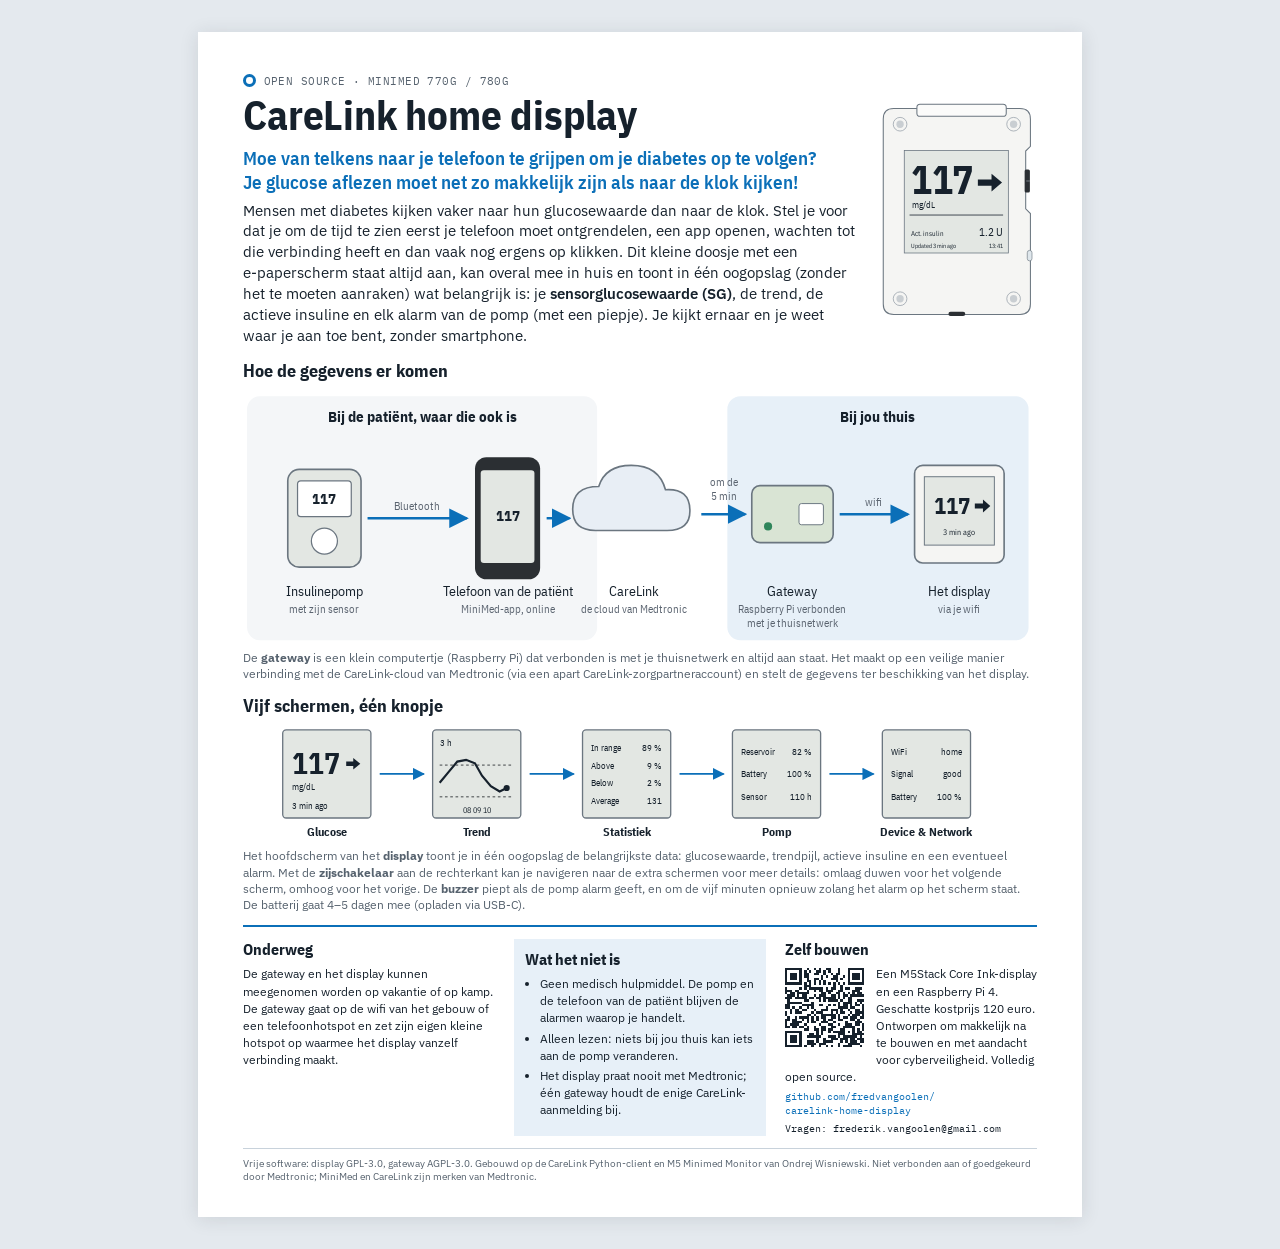
<file: docs/handout/carelink-handout-nl.html>
<!doctype html>
<html lang="nl">
<head>
<meta charset="utf-8">
<meta name="viewport" content="width=device-width, initial-scale=1">
<title>CareLink home display</title>
<link rel="preconnect" href="https://fonts.googleapis.com">
<link rel="stylesheet" href="https://fonts.googleapis.com/css2?family=IBM+Plex+Mono:wght@500&family=IBM+Plex+Sans+Condensed:wght@400;600;700&family=IBM+Plex+Sans:ital,wght@0,400;0,600;1,400&display=swap">
<style>
/* A device datasheet more than a web page: Plex condensed heads, Plex text,
   Plex Mono for labels; one blue, the blue circle's.
   Layout: one A4 sheet, read top to bottom: what it is, how the numbers travel,
   the five screens, then three columns of practicalities. Paper only,
   so one light palette by choice. */
:root {
  --paper: #ffffff;
  --ground: #e4e9ee;      /* around the sheet on screen */
  --ink: #16212c;
  --muted: #56626e;
  --accent: #0b6fb8;      /* the blue of the blue circle, the symbol for diabetes */
  --tint: #e7f0f8;
  --rule: #c8d2db;
  --f-display: "IBM Plex Sans Condensed", "Arial Narrow", Arial, sans-serif;
  --f-body: "IBM Plex Sans", Arial, sans-serif;
  --f-mono: "IBM Plex Mono", "Courier New", monospace;
  color-scheme: light;
}
@page { size: A4; margin: 0; }
body { background: var(--ground); color: var(--ink); font-family: var(--f-body);
       padding-left: max(16px, env(safe-area-inset-left, 0px)); padding-right: max(16px, env(safe-area-inset-right, 0px));
       padding-block: 24px; }
.sheet { background: var(--paper); max-width: 210mm; margin: 0 auto; padding: 11mm 12mm 9mm;
         box-shadow: 0 2px 18px rgb(31 41 51 / .12); display: flex; flex-direction: column; gap: 3.2mm; }
.sheet > * { flex-shrink: 0; }
@media print {
  body { background: var(--paper); padding: 0; }
  .sheet { box-shadow: none; width: 210mm; height: 297mm; max-width: none; overflow: hidden; }
}
h1, h2 { font-family: var(--f-display); margin: 0; text-wrap: balance; }
p { margin: 0; }
svg { display: block; width: 100%; height: auto; }
/* The drawings were measured in Helvetica; the condensed Plex fits their spacing. */
svg text { font-family: var(--f-display); }

header { display: grid; grid-template-columns: 1fr auto; gap: 6mm; align-items: center; }
.eyebrow { font-family: var(--f-mono); font-size: 8.4pt; letter-spacing: .04em; text-transform: uppercase; color: var(--muted);
           display: flex; align-items: center; gap: 2mm; }
.eyebrow::before { content: ""; width: 3.4mm; height: 3.4mm; border-radius: 50%; border: .95mm solid var(--accent); box-sizing: border-box; }
h1 { font-size: 31pt; font-weight: 700; line-height: 1; letter-spacing: -.005em; margin-block: 1.8mm 2.6mm; }
.lede { font-size: 11pt; line-height: 1.42; max-width: 68ch; text-wrap: pretty; }
.lede b { font-weight: 600; }
.hook { font-family: var(--f-display); font-weight: 600; font-size: 14.5pt; line-height: 1.25; color: var(--accent);
        margin-bottom: 1.8mm; text-wrap: balance; }
.clock { width: 30mm; height: auto; }

h2 { font-size: 13.5pt; font-weight: 700; display: flex; align-items: baseline; gap: 2.5mm; flex-wrap: wrap; }
h2 span { font-family: var(--f-mono); font-size: 7.6pt; font-weight: 500; color: var(--muted); }
section { display: flex; flex-direction: column; gap: 1.6mm; min-width: 0; }

.device { display: grid; grid-template-columns: 1fr; gap: 1mm; }
.flow svg { max-width: none; margin-inline: auto; }
header svg.hand { width: 42mm; }
.legend { display: flex; flex-direction: column; gap: 3mm; font-size: 10pt; line-height: 1.38; }
.legend h3 { font-family: var(--f-display); font-size: 11pt; font-weight: 600; margin: 0 0 .6mm; display: flex; gap: 2mm; align-items: center; }
.badge { display: inline-grid; place-items: center; width: 5.2mm; height: 5.2mm; border-radius: 50%;
         background: var(--accent); color: var(--paper); font-family: var(--f-body); font-size: 8.5pt; font-weight: 700; }
.legend ul { margin: 0; padding: 0; list-style: none; display: flex; flex-direction: column; gap: .6mm; }
.legend li::before { content: "\25B8\00a0"; color: var(--accent); }
.screens-note { font-size: 9pt; color: var(--muted); line-height: 1.35; }

.cols { display: grid; grid-template-columns: repeat(3, 1fr); gap: 5mm; border-top: 2.2px solid var(--accent); padding-top: 3.2mm; }
.cols h2 { font-size: 12pt; }
.cols p, .cols li { font-size: 9.3pt; line-height: 1.38; }
.cols ul { margin: 0; padding-left: 4mm; display: flex; flex-direction: column; gap: .8mm; }
.safety { background: var(--tint); padding: 2.6mm 3mm; }
/* text flows round the code; the links go below it, the mail address is too long beside it */
.code svg { float: left; width: 21mm; margin: .8mm 3mm 1mm 0; }
.code .links { clear: left; }
.url span { display: inline-block; }
.url { display: block; margin-top: 1.2mm; font-family: var(--f-mono); font-size: 7.6pt; color: var(--accent); }

.contact { display: block; margin-top: 1.2mm; font-family: var(--f-mono); font-size: 7.6pt; }
footer { margin-top: auto; font-size: 7.4pt; color: var(--muted); line-height: 1.35; border-top: 1px solid var(--rule); padding-top: 2mm; }

@media (max-width: 640px) {
  .sheet { padding: 6mm 5mm; }
  header { grid-template-columns: 1fr; }
  header img { width: 40mm; }
  .cols { grid-template-columns: 1fr; }
}
</style>
<!-- One-page A4 handout. The drawings are copied from docs/img/ (display-controls*.svg,
     manual-how-it-works*.svg) and recoloured to the handout's blue: #c2410c -> #0b6fb8,
     #fdf3ec -> #e7f0f8, #1f2933 -> #16212c. After changing those, copy them in again.
     PDF: google-chrome --headless=new --no-pdf-header-footer \
            --print-to-pdf=carelink-handout-nl.pdf carelink-handout-nl.html
     Check that it is still one page. -->
</head>
<body>
<article class="sheet" lang="nl">
  <header>
    <div>
      <p class="eyebrow">Open source &middot; MiniMed 770G / 780G</p>
      <h1>CareLink home display</h1>
      <p class="hook">Moe van telkens naar je telefoon te grijpen om je diabetes op te volgen? Je glucose aflezen moet net zo makkelijk zijn als naar de klok kijken!</p>
      <p class="lede">Mensen met diabetes kijken vaker naar hun glucosewaarde dan naar de klok. Stel je voor dat je om de
      tijd te zien eerst je telefoon moet ontgrendelen, een app openen, wachten tot die verbinding heeft en dan vaak nog ergens
      op klikken. Dit kleine doosje met een e&#8209;paperscherm staat altijd aan, kan overal mee in huis en toont in één oogopslag
      (zonder het te moeten aanraken) wat belangrijk is: je <b>sensorglucosewaarde (SG)</b>, de trend, de actieve insuline en
      elk alarm van de pomp (met een piepje). Je kijkt ernaar en je weet waar je aan toe bent, zonder smartphone.</p>
    </div>
    <svg class="hand" viewBox="350 102 302 422" role="img" aria-label="Het display: een M5Stack Core Ink met 117 mg/dL, met de zijschakelaar aan de rechterkant.">
  

  <defs>
    <marker id="arrow" viewBox="0 0 10 10" refX="9" refY="5" markerWidth="7" markerHeight="7" orient="auto">
      <path d="M0 0 L10 5 L0 10 z" fill="#0b6fb8"/>
    </marker>
    <g id="mini">
      <rect width="100" height="100" rx="4" fill="#e3e7e3" stroke="#6b7680" stroke-width="1.5"/>
    </g>
  </defs>

  <rect width="1000" height="820" fill="#ffffff"/>

  <!-- ============================================================ device -->
  <!-- body, with the recess on the right that holds the switch (from level
       with the screen's top to about its middle): the wheel stays inside the
       body's outline. The power button sits lower, level with the screen's
       bottom edge -->
  <path d="M380 120 H620 Q640 120 640 140 V192 L631 201 V311 L640 320 V492
           Q640 512 620 512 H380 Q360 512 360 492 V140 Q360 120 380 120 Z"
        fill="#f5f5f3" stroke="#6b7680" stroke-width="2"/>
  <!-- top button -->
  <rect x="424" y="112" width="170" height="23" rx="6" fill="#fbfbfa" stroke="#6b7680" stroke-width="2"/>
  <!-- mounting holes -->
  <g fill="#f5f5f3" stroke="#9aa3ab" stroke-width="1.5">
    <circle cx="392" cy="150" r="13"/><circle cx="608" cy="150" r="13"/>
    <circle cx="392" cy="482" r="13"/><circle cx="608" cy="482" r="13"/>
  </g>
  <g fill="#c9ced2">
    <circle cx="392" cy="150" r="7"/><circle cx="608" cy="150" r="7"/>
    <circle cx="392" cy="482" r="7"/><circle cx="608" cy="482" r="7"/>
  </g>
  <!-- side switch and power button -->
  <rect x="629" y="236" width="10" height="44" rx="3" fill="#2b2f33"/>
  <path d="M632 258 H639" stroke="#8a939b" stroke-width="1.5"/>
  <rect x="634" y="390" width="9" height="20" rx="4.5" fill="#dfe7ec" stroke="#6b7680" stroke-width="1.2"/>
  <!-- USB-C socket on the underside -->
  <rect x="484" y="507" width="32" height="8" rx="4" fill="#2b2f33"/>

  <!-- screen -->
  <rect x="400" y="200" width="198" height="195" fill="#e3e7e3" stroke="#6b7680" stroke-width="1.5"/>
  <g fill="#16212c">
    <text x="412" y="282" font-size="76" font-weight="bold" letter-spacing="-2">117</text>
    <path d="M540 255 h26 v-11 l20 17 l-20 17 v-11 h-26 z"/>
    <text x="414" y="310" font-size="17">mg/dL</text>
    <rect x="410" y="322" width="178" height="1.5"/>
    <text x="412" y="362" font-size="13">Act. insulin</text>
    <text x="588" y="362" font-size="20" text-anchor="end">1.2 U</text>
    <text x="412" y="385" font-size="11.5">Updated 3 min ago</text>
    <text x="588" y="385" font-size="11.5" text-anchor="end">13:41</text>
  </g>

  <!-- ============================================== markers on the drawing -->
  <g stroke="#0b6fb8" stroke-width="1.5" fill="none">
    
    
    
    
    
  </g>
  
  <g font-size="13" font-weight="bold" text-anchor="middle">
    <g fill="#0b6fb8">
      
      
      
    </g>
    <g fill="#ffffff">
      
      
      
    </g>
  </g>

  <!-- ===================================================== the five screens -->
  <rect x="30" y="612" width="940" height="1" fill="#d5dade"/>
  <text x="30" y="642" font-size="16" font-weight="bold" fill="#16212c">De vijf schermen, in de volgorde waarin de zijschakelaar ze doorloopt</text>

  <g font-size="10.5" fill="#16212c">
    <g transform="translate(105 662)">
      <use href="#mini"/>
      <text x="10" y="50" font-size="34" font-weight="bold">117</text>
      <path d="M72 36 h8 v-4 l8 6.500 l-8 6.500 v-4 h-8 z"/>
      <text x="10" y="68">mg/dL</text>
      <text x="10" y="90">3 min ago</text>
    </g>
    <g transform="translate(275 662)">
      <use href="#mini"/>
      <text x="8" y="18">3 h</text>
      <path d="M8 40 H92 M8 76 H92" stroke="#2b2f33" stroke-width="1" stroke-dasharray="3 3"/>
      <polyline points="8,60 18,48 28,36 38,34 48,38 56,52 66,64 76,70 84,66" fill="none" stroke="#16212c" stroke-width="2.5"/>
      <circle cx="84" cy="66" r="3.5" fill="#16212c"/>
      <text x="50" y="94" text-anchor="middle" font-size="9">08   09   10</text>
    </g>
    <g transform="translate(445 662)">
      <use href="#mini"/>
      <text x="10" y="24">In range</text><text x="90" y="24" text-anchor="end">89 %</text>
      <text x="10" y="44">Above</text><text x="90" y="44" text-anchor="end">9 %</text>
      <text x="10" y="64">Below</text><text x="90" y="64" text-anchor="end">2 %</text>
      <text x="10" y="84">Average</text><text x="90" y="84" text-anchor="end">131</text>
    </g>
    <g transform="translate(615 662)">
      <use href="#mini"/>
      <text x="10" y="28">Reservoir</text><text x="90" y="28" text-anchor="end">82 %</text>
      <text x="10" y="54">Battery</text><text x="90" y="54" text-anchor="end">100 %</text>
      <text x="10" y="80">Sensor</text><text x="90" y="80" text-anchor="end">110 h</text>
    </g>
    <g transform="translate(785 662)">
      <use href="#mini"/>
      <text x="10" y="28">WiFi</text><text x="90" y="28" text-anchor="end">home</text>
      <text x="10" y="54">Signal</text><text x="90" y="54" text-anchor="end">good</text>
      <text x="10" y="80">Battery</text><text x="90" y="80" text-anchor="end">100 %</text>
    </g>
  </g>

  <g stroke="#0b6fb8" stroke-width="2" fill="none" marker-end="url(#arrow)">
    <path d="M215 712 H265"/><path d="M385 712 H435"/><path d="M555 712 H605"/><path d="M725 712 H775"/>
  </g>

  <g font-size="13.5" font-weight="bold" fill="#16212c" text-anchor="middle">
    <text x="155" y="782">Glucose</text>
    <text x="325" y="782">Trend</text>
    <text x="495" y="782">Statistiek</text>
    <text x="665" y="782">Pomp</text>
    <text x="835" y="782">Device &amp; Network</text>
  </g>
  <text x="500" y="806" font-size="12.5" fill="#4b5560" text-anchor="middle">Omlaag volgt de pijlen, omhoog gaat terug; na het laatste scherm komt weer het eerste. Bij de volgende meting keert het scherm vanzelf terug naar Glucose.</text>
</svg>
  </header>

  <section class="flow">
    <h2>Hoe de gegevens er komen</h2>
    <svg viewBox="15 30 975 315" role="img" aria-label="De pomp stuurt zijn metingen via Bluetooth naar de telefoon van de patiënt, de telefoon naar CareLink van Medtronic, en een Raspberry Pi bij jou thuis haalt ze om de vijf minuten op en geeft ze via wifi door aan het display.">
  

  <defs>
    <marker id="hw-a" viewBox="0 0 10 10" refX="9" refY="5" markerWidth="8" markerHeight="8" orient="auto">
      <path d="M0 0 L10 5 L0 10 z" fill="#0b6fb8"/>
    </marker>
  </defs>

  <rect width="1000" height="400" fill="#ffffff"/>

  <!-- two zones -->
  <rect x="20" y="40" width="430" height="300" rx="16" fill="#f4f6f8"/>
  <text x="235" y="72" font-size="18" font-weight="bold" fill="#16212c" text-anchor="middle">Bij de patiënt, waar die ook is</text>
  <rect x="610" y="40" width="370" height="300" rx="16" fill="#e7f0f8"/>
  <text x="795" y="72" font-size="18" font-weight="bold" fill="#16212c" text-anchor="middle">Bij jou thuis</text>

  <!-- pump -->
  <g transform="translate(70 130)">
    <rect x="0" y="0" width="90" height="120" rx="14" fill="#e3e7e3" stroke="#6b7680" stroke-width="2"/>
    <rect x="12" y="14" width="66" height="44" rx="4" fill="#ffffff" stroke="#6b7680" stroke-width="1.5"/>
    <text x="45" y="43" font-size="18" font-weight="bold" fill="#16212c" text-anchor="middle">117</text>
    <circle cx="45" cy="88" r="16" fill="#ffffff" stroke="#6b7680" stroke-width="1.5"/>
  </g>
  <text x="115" y="285" font-size="17" fill="#16212c" text-anchor="middle">Insulinepomp</text>
  <text x="115" y="306" font-size="14" fill="#5b6470" text-anchor="middle">met zijn sensor</text>

  <!-- phone -->
  <g transform="translate(300 115)">
    <rect x="0" y="0" width="80" height="150" rx="14" fill="#2b2f33"/>
    <rect x="7" y="16" width="66" height="114" rx="4" fill="#e3e7e3"/>
    <text x="40" y="78" font-size="18" font-weight="bold" fill="#16212c" text-anchor="middle">117</text>
  </g>
  <text x="340" y="285" font-size="17" fill="#16212c" text-anchor="middle">Telefoon van de patiënt</text>
  <text x="340" y="306" font-size="14" fill="#5b6470" text-anchor="middle">MiniMed-app, online</text>

  <path d="M168 190 H290" stroke="#0b6fb8" stroke-width="3" fill="none" marker-end="url(#hw-a)"/>
  <text x="229" y="180" font-size="14" fill="#5b6470" text-anchor="middle">Bluetooth</text>

  <!-- cloud -->
  <path transform="translate(-30 0)" d="M478 205 q-28 0 -28 -26 q0 -28 32 -28 q8 -26 40 -26 q34 0 42 30 q30 -2 30 26 q0 24 -28 24 z"
        fill="#e8eef5" stroke="#6b7680" stroke-width="2"/>
  <text x="495" y="285" font-size="17" fill="#16212c" text-anchor="middle">CareLink</text>
  <text x="495" y="306" font-size="14" fill="#5b6470" text-anchor="middle">de cloud van Medtronic</text>

  <path d="M388 190 H416" stroke="#0b6fb8" stroke-width="3" fill="none" marker-end="url(#hw-a)"/>

  <!-- Pi -->
  <g transform="translate(640 150)">
    <rect x="0" y="0" width="100" height="70" rx="10" fill="#d9e4d4" stroke="#6b7680" stroke-width="2"/>
    <circle cx="20" cy="50" r="5" fill="#2f855a"/>
    <rect x="58" y="22" width="30" height="26" rx="3" fill="#ffffff" stroke="#6b7680" stroke-width="1.2"/>
  </g>
  <text x="690" y="285" font-size="17" fill="#16212c" text-anchor="middle">Gateway</text>
  <text x="690" y="306" font-size="14" fill="#5b6470" text-anchor="middle">Raspberry Pi verbonden</text>
  <text x="690" y="324" font-size="14" fill="#5b6470" text-anchor="middle">met je thuisnetwerk</text>

  <path d="M578 185 H632" stroke="#0b6fb8" stroke-width="3" fill="none" marker-end="url(#hw-a)"/>
  <text x="606" y="151" font-size="13" fill="#5b6470" text-anchor="middle">om de</text>
  <text x="606" y="167" font-size="13" fill="#5b6470" text-anchor="middle">5 min</text>

  <!-- display -->
  <g transform="translate(840 125)">
    <rect x="0" y="0" width="110" height="120" rx="10" fill="#f5f5f3" stroke="#6b7680" stroke-width="2"/>
    <rect x="12" y="14" width="86" height="84" fill="#e3e7e3" stroke="#6b7680" stroke-width="1.2"/>
    <text x="46" y="60" font-size="28" font-weight="bold" fill="#16212c" text-anchor="middle">117</text>
    <path d="M74 47 h10 v-5 l9 8 l-9 8 v-5 h-10 z" fill="#16212c"/>
    <text x="55" y="86" font-size="10" fill="#16212c" text-anchor="middle">3 min ago</text>
  </g>
  <text x="895" y="285" font-size="17" fill="#16212c" text-anchor="middle">Het display</text>
  <text x="895" y="306" font-size="14" fill="#5b6470" text-anchor="middle">via je wifi</text>

  <path d="M748 185 H832" stroke="#0b6fb8" stroke-width="3" fill="none" marker-end="url(#hw-a)"/>
  <text x="790" y="175" font-size="14" fill="#5b6470" text-anchor="middle">wifi</text>

</svg>
    <p class="screens-note">De <b>gateway</b> is een klein computertje (Raspberry Pi) dat verbonden is met je thuisnetwerk en altijd aan staat. Het maakt op een veilige manier verbinding met de CareLink-cloud van Medtronic (via een apart CareLink-zorgpartneraccount) en stelt de gegevens ter beschikking van het display.</p>
  </section>

  <section class="device">
    <h2>Vijf schermen, één knopje</h2>
    <svg viewBox="60 652 900 140" role="img" aria-label="De vijf schermen: Glucose, Trend over de laatste drie uur, Statistiek over 24 uur, Pomp, en Device &amp; Network.">
  

  <defs>
    <marker id="arrow" viewBox="0 0 10 10" refX="9" refY="5" markerWidth="7" markerHeight="7" orient="auto">
      <path d="M0 0 L10 5 L0 10 z" fill="#0b6fb8"/>
    </marker>
    <g id="mini">
      <rect width="100" height="100" rx="4" fill="#e3e7e3" stroke="#6b7680" stroke-width="1.5"/>
    </g>
  </defs>

  <rect width="1000" height="820" fill="#ffffff"/>

  <!-- ============================================================ device -->
  <!-- body, with the recess on the right that holds the switch (from level
       with the screen's top to about its middle): the wheel stays inside the
       body's outline. The power button sits lower, level with the screen's
       bottom edge -->
  <path d="M380 120 H620 Q640 120 640 140 V192 L631 201 V311 L640 320 V492
           Q640 512 620 512 H380 Q360 512 360 492 V140 Q360 120 380 120 Z"
        fill="#f5f5f3" stroke="#6b7680" stroke-width="2"/>
  <!-- top button -->
  <rect x="424" y="112" width="170" height="23" rx="6" fill="#fbfbfa" stroke="#6b7680" stroke-width="2"/>
  <!-- mounting holes -->
  <g fill="#f5f5f3" stroke="#9aa3ab" stroke-width="1.5">
    <circle cx="392" cy="150" r="13"/><circle cx="608" cy="150" r="13"/>
    <circle cx="392" cy="482" r="13"/><circle cx="608" cy="482" r="13"/>
  </g>
  <g fill="#c9ced2">
    <circle cx="392" cy="150" r="7"/><circle cx="608" cy="150" r="7"/>
    <circle cx="392" cy="482" r="7"/><circle cx="608" cy="482" r="7"/>
  </g>
  <!-- side switch and power button -->
  <rect x="629" y="236" width="10" height="44" rx="3" fill="#2b2f33"/>
  <path d="M632 258 H639" stroke="#8a939b" stroke-width="1.5"/>
  <rect x="634" y="390" width="9" height="20" rx="4.5" fill="#dfe7ec" stroke="#6b7680" stroke-width="1.2"/>
  <!-- USB-C socket on the underside -->
  <rect x="484" y="507" width="32" height="8" rx="4" fill="#2b2f33"/>

  <!-- screen -->
  <rect x="400" y="200" width="198" height="195" fill="#e3e7e3" stroke="#6b7680" stroke-width="1.5"/>
  <g fill="#16212c">
    <text x="412" y="282" font-size="76" font-weight="bold" letter-spacing="-2">117</text>
    <path d="M540 255 h26 v-11 l20 17 l-20 17 v-11 h-26 z"/>
    <text x="414" y="310" font-size="17">mg/dL</text>
    <rect x="410" y="322" width="178" height="1.5"/>
    <text x="412" y="362" font-size="13">Act. insulin</text>
    <text x="588" y="362" font-size="20" text-anchor="end">1.2 U</text>
    <text x="412" y="385" font-size="11.5">Updated 3 min ago</text>
    <text x="588" y="385" font-size="11.5" text-anchor="end">13:41</text>
  </g>

  <!-- ============================================== markers on the drawing -->
  <g stroke="#0b6fb8" stroke-width="1.5" fill="none">
    <path d="M643 258 H661"/>
    <path d="M645 400 H661"/>
    
    
    
  </g>
  
  <g font-size="13" font-weight="bold" text-anchor="middle">
    <g fill="#0b6fb8">
      <circle cx="672" cy="258" r="11"/><circle cx="672" cy="400" r="11"/>
      
      
    </g>
    <g fill="#ffffff">
      <text x="672" y="262.5">1</text><text x="672" y="404.5">2</text>
      
      
    </g>
  </g>

  <!-- ====================================================== legend, right -->
  <g fill="#16212c" font-size="13.5">
    <circle cx="726" cy="145" r="11" fill="#0b6fb8"/>
    <text x="726" y="149.500" font-size="13" font-weight="bold" fill="#ffffff" text-anchor="middle">1</text>
    <text x="746" y="150" font-size="16" font-weight="bold">Zijschakelaar</text>
    <text x="746" y="172" fill="#4b5560">De enige knop die je nodig hebt.</text>
    <path d="M748 188 h10 l-5 8 z" fill="#0b6fb8"/>
    <text x="766" y="197"><tspan font-weight="bold">Omlaag duwen:</tspan> volgend scherm</text>
    <path d="M748 218 h10 l-5 -8 z" fill="#0b6fb8"/>
    <text x="766" y="219"><tspan font-weight="bold">Omhoog duwen:</tspan> vorig scherm</text>
    <circle cx="753" cy="236" r="4.5" fill="#0b6fb8"/>
    <text x="766" y="241"><tspan font-weight="bold">Indrukken:</tspan> niet nodig</text>

    <circle cx="726" cy="295" r="11" fill="#0b6fb8"/>
    <text x="726" y="299.500" font-size="13" font-weight="bold" fill="#ffffff" text-anchor="middle">2</text>
    <text x="746" y="300" font-size="16" font-weight="bold">Aan-knop</text>
    <text x="746" y="322" fill="#4b5560">Start het scherm opnieuw nadat het</text>
    <text x="746" y="340" fill="#4b5560">met de resetknop gestopt werd of</text>
    <text x="746" y="358" fill="#4b5560">uitgevallen is: kort indrukken.</text>
  </g>

  <!-- ======================================================= legend, left -->
  <g fill="#16212c" font-size="13.5">
    <circle cx="41" cy="95" r="11" fill="#0b6fb8"/>
    <text x="41" y="99.500" font-size="13" font-weight="bold" fill="#ffffff" text-anchor="middle">3</text>
    <text x="61" y="100" font-size="16" font-weight="bold">Bovenknop</text>
    <text x="61" y="122" fill="#4b5560">Wordt niet gebruikt.</text>

    <circle cx="41" cy="175" r="11" fill="#0b6fb8"/>
    <text x="41" y="179.500" font-size="13" font-weight="bold" fill="#ffffff" text-anchor="middle">4</text>
    <text x="61" y="180" font-size="16" font-weight="bold">Scherm</text>
    <text x="61" y="202" fill="#4b5560">Houdt zijn laatste beeld, ook zonder</text>
    <text x="61" y="220" fill="#4b5560">stroom. Kijk naar de tijd erop: die</text>
    <text x="61" y="238" fill="#4b5560">hoort maar enkele minuten oud te zijn.</text>

    <circle cx="41" cy="291" r="11" fill="#0b6fb8"/>
    <text x="41" y="295.500" font-size="13" font-weight="bold" fill="#ffffff" text-anchor="middle">5</text>
    <text x="61" y="296" font-size="16" font-weight="bold">USB-C-aansluiting</text>
    <text x="61" y="318" fill="#4b5560">Aan de onderkant. Gebruik voor stroom</text>
    <text x="61" y="336" fill="#4b5560">de adapter, niet de USB van een computer.</text>

    <circle cx="41" cy="389" r="11" fill="#0b6fb8"/>
    <text x="41" y="393.500" font-size="13" font-weight="bold" fill="#ffffff" text-anchor="middle">6</text>
    <text x="61" y="394" font-size="16" font-weight="bold">Resetknop</text>
    <text x="61" y="416" fill="#4b5560">Een klein knopje op de achterkant.</text>
    <text x="61" y="434" fill="#4b5560">Het stopt het scherm. Aan de kabel</text>
    <text x="61" y="452" fill="#4b5560">start het vanzelf opnieuw; zonder</text>
    <text x="61" y="470" fill="#4b5560">kabel start knop 2 het opnieuw.</text>
  </g>
  <!-- small back view -->
  <g>
    <rect x="62" y="488" width="60" height="84" rx="6" fill="#f5f5f3" stroke="#6b7680" stroke-width="1.5"/>
    <circle cx="92" cy="552" r="4" fill="#2b2f33"/>
    <path d="M97 552 H137" stroke="#0b6fb8" stroke-width="1.5"/>
    <circle cx="148" cy="552" r="11" fill="#0b6fb8"/>
    <text x="148" y="556.500" font-size="13" font-weight="bold" fill="#ffffff" text-anchor="middle">6</text>
    <text x="92" y="590" font-size="12" fill="#4b5560" text-anchor="middle">achterkant</text>
  </g>

  <!-- ===================================================== the five screens -->
  <rect x="30" y="612" width="940" height="1" fill="#d5dade"/>
  <text x="30" y="642" font-size="16" font-weight="bold" fill="#16212c">De vijf schermen, in de volgorde waarin de zijschakelaar ze doorloopt</text>

  <g font-size="10.5" fill="#16212c">
    <g transform="translate(105 662)">
      <use href="#mini"/>
      <text x="10" y="50" font-size="34" font-weight="bold">117</text>
      <path d="M72 36 h8 v-4 l8 6.500 l-8 6.500 v-4 h-8 z"/>
      <text x="10" y="68">mg/dL</text>
      <text x="10" y="90">3 min ago</text>
    </g>
    <g transform="translate(275 662)">
      <use href="#mini"/>
      <text x="8" y="18">3 h</text>
      <path d="M8 40 H92 M8 76 H92" stroke="#2b2f33" stroke-width="1" stroke-dasharray="3 3"/>
      <polyline points="8,60 18,48 28,36 38,34 48,38 56,52 66,64 76,70 84,66" fill="none" stroke="#16212c" stroke-width="2.5"/>
      <circle cx="84" cy="66" r="3.5" fill="#16212c"/>
      <text x="50" y="94" text-anchor="middle" font-size="9">08   09   10</text>
    </g>
    <g transform="translate(445 662)">
      <use href="#mini"/>
      <text x="10" y="24">In range</text><text x="90" y="24" text-anchor="end">89 %</text>
      <text x="10" y="44">Above</text><text x="90" y="44" text-anchor="end">9 %</text>
      <text x="10" y="64">Below</text><text x="90" y="64" text-anchor="end">2 %</text>
      <text x="10" y="84">Average</text><text x="90" y="84" text-anchor="end">131</text>
    </g>
    <g transform="translate(615 662)">
      <use href="#mini"/>
      <text x="10" y="28">Reservoir</text><text x="90" y="28" text-anchor="end">82 %</text>
      <text x="10" y="54">Battery</text><text x="90" y="54" text-anchor="end">100 %</text>
      <text x="10" y="80">Sensor</text><text x="90" y="80" text-anchor="end">110 h</text>
    </g>
    <g transform="translate(785 662)">
      <use href="#mini"/>
      <text x="10" y="28">WiFi</text><text x="90" y="28" text-anchor="end">home</text>
      <text x="10" y="54">Signal</text><text x="90" y="54" text-anchor="end">good</text>
      <text x="10" y="80">Battery</text><text x="90" y="80" text-anchor="end">100 %</text>
    </g>
  </g>

  <g stroke="#0b6fb8" stroke-width="2" fill="none" marker-end="url(#arrow)">
    <path d="M215 712 H265"/><path d="M385 712 H435"/><path d="M555 712 H605"/><path d="M725 712 H775"/>
  </g>

  <g font-size="13.5" font-weight="bold" fill="#16212c" text-anchor="middle">
    <text x="155" y="782">Glucose</text>
    <text x="325" y="782">Trend</text>
    <text x="495" y="782">Statistiek</text>
    <text x="665" y="782">Pomp</text>
    <text x="835" y="782">Device &amp; Network</text>
  </g>
  <text x="500" y="806" font-size="12.5" fill="#4b5560" text-anchor="middle">Omlaag volgt de pijlen, omhoog gaat terug; na het laatste scherm komt weer het eerste. Bij de volgende meting keert het scherm vanzelf terug naar Glucose.</text>
</svg>
    <p class="screens-note">Het hoofdscherm van het <b>display</b> toont je in één oogopslag de belangrijkste data: glucosewaarde, trendpijl, actieve insuline en een eventueel alarm. Met de <b>zijschakelaar</b> aan de rechterkant kan je navigeren naar de extra schermen voor meer details: omlaag duwen voor het volgende scherm, omhoog voor het vorige.
    De <b>buzzer</b> piept als de pomp alarm geeft, en om de vijf minuten opnieuw zolang het alarm op het scherm staat. De batterij gaat 4&ndash;5 dagen mee (opladen via USB-C).</p>
  </section>

  <div class="cols">
    <section>
      <h2>Onderweg</h2>
      <p>De gateway en het display kunnen meegenomen worden op vakantie of op kamp. De gateway gaat op de wifi van het
      gebouw of een telefoonhotspot en zet zijn eigen kleine hotspot op waarmee het display vanzelf verbinding maakt.</p>
    </section>
    <section class="safety">
      <h2>Wat het niet is</h2>
      <ul>
        <li>Geen medisch hulpmiddel. De pomp en de telefoon van de patiënt blijven de alarmen waarop je handelt.</li>
        <li>Alleen lezen: niets bij jou thuis kan iets aan de pomp veranderen.</li>
        <li>Het display praat nooit met Medtronic; één gateway houdt de enige CareLink-aanmelding bij.</li>
      </ul>
    </section>
    <section>
      <h2>Zelf bouwen</h2>
      <div class="code"><svg viewBox="0 0 33 33" role="img" aria-label="QR-code naar de broncode op GitHub" shape-rendering="crispEdges"><path d="M0 0h1v1h-1zM1 0h1v1h-1zM2 0h1v1h-1zM3 0h1v1h-1zM4 0h1v1h-1zM5 0h1v1h-1zM6 0h1v1h-1zM9 0h1v1h-1zM12 0h1v1h-1zM14 0h1v1h-1zM17 0h1v1h-1zM18 0h1v1h-1zM22 0h1v1h-1zM26 0h1v1h-1zM27 0h1v1h-1zM28 0h1v1h-1zM29 0h1v1h-1zM30 0h1v1h-1zM31 0h1v1h-1zM32 0h1v1h-1zM0 1h1v1h-1zM6 1h1v1h-1zM8 1h1v1h-1zM10 1h1v1h-1zM13 1h1v1h-1zM14 1h1v1h-1zM16 1h1v1h-1zM18 1h1v1h-1zM22 1h1v1h-1zM26 1h1v1h-1zM32 1h1v1h-1zM0 2h1v1h-1zM2 2h1v1h-1zM3 2h1v1h-1zM4 2h1v1h-1zM6 2h1v1h-1zM8 2h1v1h-1zM9 2h1v1h-1zM12 2h1v1h-1zM13 2h1v1h-1zM16 2h1v1h-1zM19 2h1v1h-1zM21 2h1v1h-1zM22 2h1v1h-1zM26 2h1v1h-1zM28 2h1v1h-1zM29 2h1v1h-1zM30 2h1v1h-1zM32 2h1v1h-1zM0 3h1v1h-1zM2 3h1v1h-1zM3 3h1v1h-1zM4 3h1v1h-1zM6 3h1v1h-1zM8 3h1v1h-1zM9 3h1v1h-1zM15 3h1v1h-1zM17 3h1v1h-1zM20 3h1v1h-1zM21 3h1v1h-1zM24 3h1v1h-1zM26 3h1v1h-1zM28 3h1v1h-1zM29 3h1v1h-1zM30 3h1v1h-1zM32 3h1v1h-1zM0 4h1v1h-1zM2 4h1v1h-1zM3 4h1v1h-1zM4 4h1v1h-1zM6 4h1v1h-1zM9 4h1v1h-1zM12 4h1v1h-1zM13 4h1v1h-1zM15 4h1v1h-1zM19 4h1v1h-1zM20 4h1v1h-1zM21 4h1v1h-1zM23 4h1v1h-1zM26 4h1v1h-1zM28 4h1v1h-1zM29 4h1v1h-1zM30 4h1v1h-1zM32 4h1v1h-1zM0 5h1v1h-1zM6 5h1v1h-1zM9 5h1v1h-1zM10 5h1v1h-1zM12 5h1v1h-1zM14 5h1v1h-1zM16 5h1v1h-1zM21 5h1v1h-1zM26 5h1v1h-1zM32 5h1v1h-1zM0 6h1v1h-1zM1 6h1v1h-1zM2 6h1v1h-1zM3 6h1v1h-1zM4 6h1v1h-1zM5 6h1v1h-1zM6 6h1v1h-1zM8 6h1v1h-1zM10 6h1v1h-1zM12 6h1v1h-1zM14 6h1v1h-1zM16 6h1v1h-1zM18 6h1v1h-1zM20 6h1v1h-1zM22 6h1v1h-1zM24 6h1v1h-1zM26 6h1v1h-1zM27 6h1v1h-1zM28 6h1v1h-1zM29 6h1v1h-1zM30 6h1v1h-1zM31 6h1v1h-1zM32 6h1v1h-1zM8 7h1v1h-1zM9 7h1v1h-1zM10 7h1v1h-1zM20 7h1v1h-1zM23 7h1v1h-1zM0 8h1v1h-1zM6 8h1v1h-1zM8 8h1v1h-1zM10 8h1v1h-1zM11 8h1v1h-1zM12 8h1v1h-1zM13 8h1v1h-1zM14 8h1v1h-1zM15 8h1v1h-1zM17 8h1v1h-1zM19 8h1v1h-1zM20 8h1v1h-1zM23 8h1v1h-1zM25 8h1v1h-1zM26 8h1v1h-1zM29 8h1v1h-1zM30 8h1v1h-1zM31 8h1v1h-1zM0 9h1v1h-1zM1 9h1v1h-1zM2 9h1v1h-1zM4 9h1v1h-1zM5 9h1v1h-1zM9 9h1v1h-1zM12 9h1v1h-1zM14 9h1v1h-1zM15 9h1v1h-1zM17 9h1v1h-1zM18 9h1v1h-1zM19 9h1v1h-1zM22 9h1v1h-1zM23 9h1v1h-1zM28 9h1v1h-1zM29 9h1v1h-1zM30 9h1v1h-1zM0 10h1v1h-1zM2 10h1v1h-1zM3 10h1v1h-1zM5 10h1v1h-1zM6 10h1v1h-1zM7 10h1v1h-1zM8 10h1v1h-1zM9 10h1v1h-1zM15 10h1v1h-1zM16 10h1v1h-1zM18 10h1v1h-1zM21 10h1v1h-1zM22 10h1v1h-1zM24 10h1v1h-1zM26 10h1v1h-1zM28 10h1v1h-1zM30 10h1v1h-1zM31 10h1v1h-1zM1 11h1v1h-1zM2 11h1v1h-1zM3 11h1v1h-1zM5 11h1v1h-1zM7 11h1v1h-1zM8 11h1v1h-1zM12 11h1v1h-1zM14 11h1v1h-1zM15 11h1v1h-1zM16 11h1v1h-1zM19 11h1v1h-1zM20 11h1v1h-1zM22 11h1v1h-1zM24 11h1v1h-1zM25 11h1v1h-1zM27 11h1v1h-1zM28 11h1v1h-1zM29 11h1v1h-1zM30 11h1v1h-1zM31 11h1v1h-1zM32 11h1v1h-1zM0 12h1v1h-1zM1 12h1v1h-1zM2 12h1v1h-1zM4 12h1v1h-1zM5 12h1v1h-1zM6 12h1v1h-1zM7 12h1v1h-1zM8 12h1v1h-1zM10 12h1v1h-1zM11 12h1v1h-1zM13 12h1v1h-1zM14 12h1v1h-1zM16 12h1v1h-1zM17 12h1v1h-1zM18 12h1v1h-1zM19 12h1v1h-1zM20 12h1v1h-1zM22 12h1v1h-1zM24 12h1v1h-1zM26 12h1v1h-1zM27 12h1v1h-1zM1 13h1v1h-1zM8 13h1v1h-1zM9 13h1v1h-1zM14 13h1v1h-1zM16 13h1v1h-1zM18 13h1v1h-1zM19 13h1v1h-1zM20 13h1v1h-1zM21 13h1v1h-1zM23 13h1v1h-1zM26 13h1v1h-1zM27 13h1v1h-1zM30 13h1v1h-1zM31 13h1v1h-1zM32 13h1v1h-1zM1 14h1v1h-1zM2 14h1v1h-1zM3 14h1v1h-1zM4 14h1v1h-1zM5 14h1v1h-1zM6 14h1v1h-1zM11 14h1v1h-1zM22 14h1v1h-1zM24 14h1v1h-1zM25 14h1v1h-1zM26 14h1v1h-1zM27 14h1v1h-1zM29 14h1v1h-1zM31 14h1v1h-1zM0 15h1v1h-1zM1 15h1v1h-1zM7 15h1v1h-1zM8 15h1v1h-1zM9 15h1v1h-1zM10 15h1v1h-1zM11 15h1v1h-1zM14 15h1v1h-1zM15 15h1v1h-1zM18 15h1v1h-1zM20 15h1v1h-1zM22 15h1v1h-1zM24 15h1v1h-1zM25 15h1v1h-1zM27 15h1v1h-1zM29 15h1v1h-1zM30 15h1v1h-1zM32 15h1v1h-1zM0 16h1v1h-1zM1 16h1v1h-1zM3 16h1v1h-1zM6 16h1v1h-1zM9 16h1v1h-1zM11 16h1v1h-1zM17 16h1v1h-1zM22 16h1v1h-1zM23 16h1v1h-1zM24 16h1v1h-1zM25 16h1v1h-1zM27 16h1v1h-1zM28 16h1v1h-1zM32 16h1v1h-1zM2 17h1v1h-1zM4 17h1v1h-1zM5 17h1v1h-1zM7 17h1v1h-1zM8 17h1v1h-1zM12 17h1v1h-1zM15 17h1v1h-1zM16 17h1v1h-1zM17 17h1v1h-1zM19 17h1v1h-1zM20 17h1v1h-1zM21 17h1v1h-1zM23 17h1v1h-1zM26 17h1v1h-1zM29 17h1v1h-1zM30 17h1v1h-1zM32 17h1v1h-1zM0 18h1v1h-1zM2 18h1v1h-1zM4 18h1v1h-1zM5 18h1v1h-1zM6 18h1v1h-1zM11 18h1v1h-1zM13 18h1v1h-1zM14 18h1v1h-1zM15 18h1v1h-1zM19 18h1v1h-1zM21 18h1v1h-1zM23 18h1v1h-1zM24 18h1v1h-1zM27 18h1v1h-1zM29 18h1v1h-1zM30 18h1v1h-1zM31 18h1v1h-1zM32 18h1v1h-1zM0 19h1v1h-1zM9 19h1v1h-1zM10 19h1v1h-1zM12 19h1v1h-1zM15 19h1v1h-1zM16 19h1v1h-1zM17 19h1v1h-1zM18 19h1v1h-1zM19 19h1v1h-1zM20 19h1v1h-1zM22 19h1v1h-1zM26 19h1v1h-1zM28 19h1v1h-1zM29 19h1v1h-1zM30 19h1v1h-1zM32 19h1v1h-1zM1 20h1v1h-1zM4 20h1v1h-1zM6 20h1v1h-1zM7 20h1v1h-1zM8 20h1v1h-1zM9 20h1v1h-1zM11 20h1v1h-1zM13 20h1v1h-1zM15 20h1v1h-1zM16 20h1v1h-1zM19 20h1v1h-1zM20 20h1v1h-1zM22 20h1v1h-1zM24 20h1v1h-1zM25 20h1v1h-1zM27 20h1v1h-1zM28 20h1v1h-1zM29 20h1v1h-1zM31 20h1v1h-1zM32 20h1v1h-1zM0 21h1v1h-1zM1 21h1v1h-1zM3 21h1v1h-1zM4 21h1v1h-1zM7 21h1v1h-1zM9 21h1v1h-1zM11 21h1v1h-1zM13 21h1v1h-1zM16 21h1v1h-1zM18 21h1v1h-1zM19 21h1v1h-1zM22 21h1v1h-1zM23 21h1v1h-1zM27 21h1v1h-1zM28 21h1v1h-1zM30 21h1v1h-1zM0 22h1v1h-1zM3 22h1v1h-1zM4 22h1v1h-1zM5 22h1v1h-1zM6 22h1v1h-1zM9 22h1v1h-1zM11 22h1v1h-1zM12 22h1v1h-1zM15 22h1v1h-1zM16 22h1v1h-1zM17 22h1v1h-1zM20 22h1v1h-1zM25 22h1v1h-1zM29 22h1v1h-1zM30 22h1v1h-1zM31 22h1v1h-1zM0 23h1v1h-1zM2 23h1v1h-1zM3 23h1v1h-1zM4 23h1v1h-1zM5 23h1v1h-1zM8 23h1v1h-1zM14 23h1v1h-1zM18 23h1v1h-1zM19 23h1v1h-1zM22 23h1v1h-1zM25 23h1v1h-1zM26 23h1v1h-1zM27 23h1v1h-1zM29 23h1v1h-1zM30 23h1v1h-1zM32 23h1v1h-1zM0 24h1v1h-1zM1 24h1v1h-1zM3 24h1v1h-1zM4 24h1v1h-1zM6 24h1v1h-1zM7 24h1v1h-1zM9 24h1v1h-1zM12 24h1v1h-1zM15 24h1v1h-1zM16 24h1v1h-1zM19 24h1v1h-1zM20 24h1v1h-1zM24 24h1v1h-1zM25 24h1v1h-1zM26 24h1v1h-1zM27 24h1v1h-1zM28 24h1v1h-1zM32 24h1v1h-1zM8 25h1v1h-1zM9 25h1v1h-1zM12 25h1v1h-1zM13 25h1v1h-1zM15 25h1v1h-1zM16 25h1v1h-1zM18 25h1v1h-1zM19 25h1v1h-1zM23 25h1v1h-1zM24 25h1v1h-1zM28 25h1v1h-1zM30 25h1v1h-1zM32 25h1v1h-1zM0 26h1v1h-1zM1 26h1v1h-1zM2 26h1v1h-1zM3 26h1v1h-1zM4 26h1v1h-1zM5 26h1v1h-1zM6 26h1v1h-1zM13 26h1v1h-1zM15 26h1v1h-1zM18 26h1v1h-1zM20 26h1v1h-1zM21 26h1v1h-1zM22 26h1v1h-1zM23 26h1v1h-1zM24 26h1v1h-1zM26 26h1v1h-1zM28 26h1v1h-1zM30 26h1v1h-1zM31 26h1v1h-1zM0 27h1v1h-1zM6 27h1v1h-1zM10 27h1v1h-1zM11 27h1v1h-1zM13 27h1v1h-1zM15 27h1v1h-1zM22 27h1v1h-1zM23 27h1v1h-1zM24 27h1v1h-1zM28 27h1v1h-1zM29 27h1v1h-1zM30 27h1v1h-1zM31 27h1v1h-1zM32 27h1v1h-1zM0 28h1v1h-1zM2 28h1v1h-1zM3 28h1v1h-1zM4 28h1v1h-1zM6 28h1v1h-1zM9 28h1v1h-1zM10 28h1v1h-1zM11 28h1v1h-1zM12 28h1v1h-1zM13 28h1v1h-1zM14 28h1v1h-1zM18 28h1v1h-1zM19 28h1v1h-1zM20 28h1v1h-1zM22 28h1v1h-1zM24 28h1v1h-1zM25 28h1v1h-1zM26 28h1v1h-1zM27 28h1v1h-1zM28 28h1v1h-1zM29 28h1v1h-1zM31 28h1v1h-1zM0 29h1v1h-1zM2 29h1v1h-1zM3 29h1v1h-1zM4 29h1v1h-1zM6 29h1v1h-1zM13 29h1v1h-1zM16 29h1v1h-1zM19 29h1v1h-1zM20 29h1v1h-1zM21 29h1v1h-1zM23 29h1v1h-1zM24 29h1v1h-1zM25 29h1v1h-1zM27 29h1v1h-1zM28 29h1v1h-1zM30 29h1v1h-1zM31 29h1v1h-1zM32 29h1v1h-1zM0 30h1v1h-1zM2 30h1v1h-1zM3 30h1v1h-1zM4 30h1v1h-1zM6 30h1v1h-1zM9 30h1v1h-1zM10 30h1v1h-1zM11 30h1v1h-1zM13 30h1v1h-1zM16 30h1v1h-1zM17 30h1v1h-1zM18 30h1v1h-1zM19 30h1v1h-1zM23 30h1v1h-1zM25 30h1v1h-1zM27 30h1v1h-1zM28 30h1v1h-1zM29 30h1v1h-1zM31 30h1v1h-1zM32 30h1v1h-1zM0 31h1v1h-1zM6 31h1v1h-1zM9 31h1v1h-1zM10 31h1v1h-1zM11 31h1v1h-1zM12 31h1v1h-1zM14 31h1v1h-1zM15 31h1v1h-1zM16 31h1v1h-1zM22 31h1v1h-1zM26 31h1v1h-1zM27 31h1v1h-1zM28 31h1v1h-1zM29 31h1v1h-1zM30 31h1v1h-1zM0 32h1v1h-1zM1 32h1v1h-1zM2 32h1v1h-1zM3 32h1v1h-1zM4 32h1v1h-1zM5 32h1v1h-1zM6 32h1v1h-1zM8 32h1v1h-1zM11 32h1v1h-1zM14 32h1v1h-1zM17 32h1v1h-1zM19 32h1v1h-1zM22 32h1v1h-1zM24 32h1v1h-1zM25 32h1v1h-1zM26 32h1v1h-1zM27 32h1v1h-1zM31 32h1v1h-1z" fill="#16212c"/></svg>
        <p>Een M5Stack Core Ink-display en een Raspberry Pi 4. Geschatte
        kostprijs 120 euro. Ontworpen om makkelijk na te bouwen en met aandacht voor cyberveiligheid. Volledig open source.</p>
        <p class="links"><span class="url">github.com/fredvangoolen/<wbr><span>carelink-home-display</span></span><span class="contact">Vragen: frederik.vangoolen@gmail.com</span></p>
      </div>
    </section>
  </div>

  <footer>Vrije software: display GPL-3.0, gateway AGPL-3.0. Gebouwd op de CareLink Python-client en M5 Minimed Monitor van Ondrej Wisniewski.
  Niet verbonden aan of goedgekeurd door Medtronic; MiniMed en CareLink zijn merken van Medtronic.</footer>
</article>
</body>
</html>
</file>
